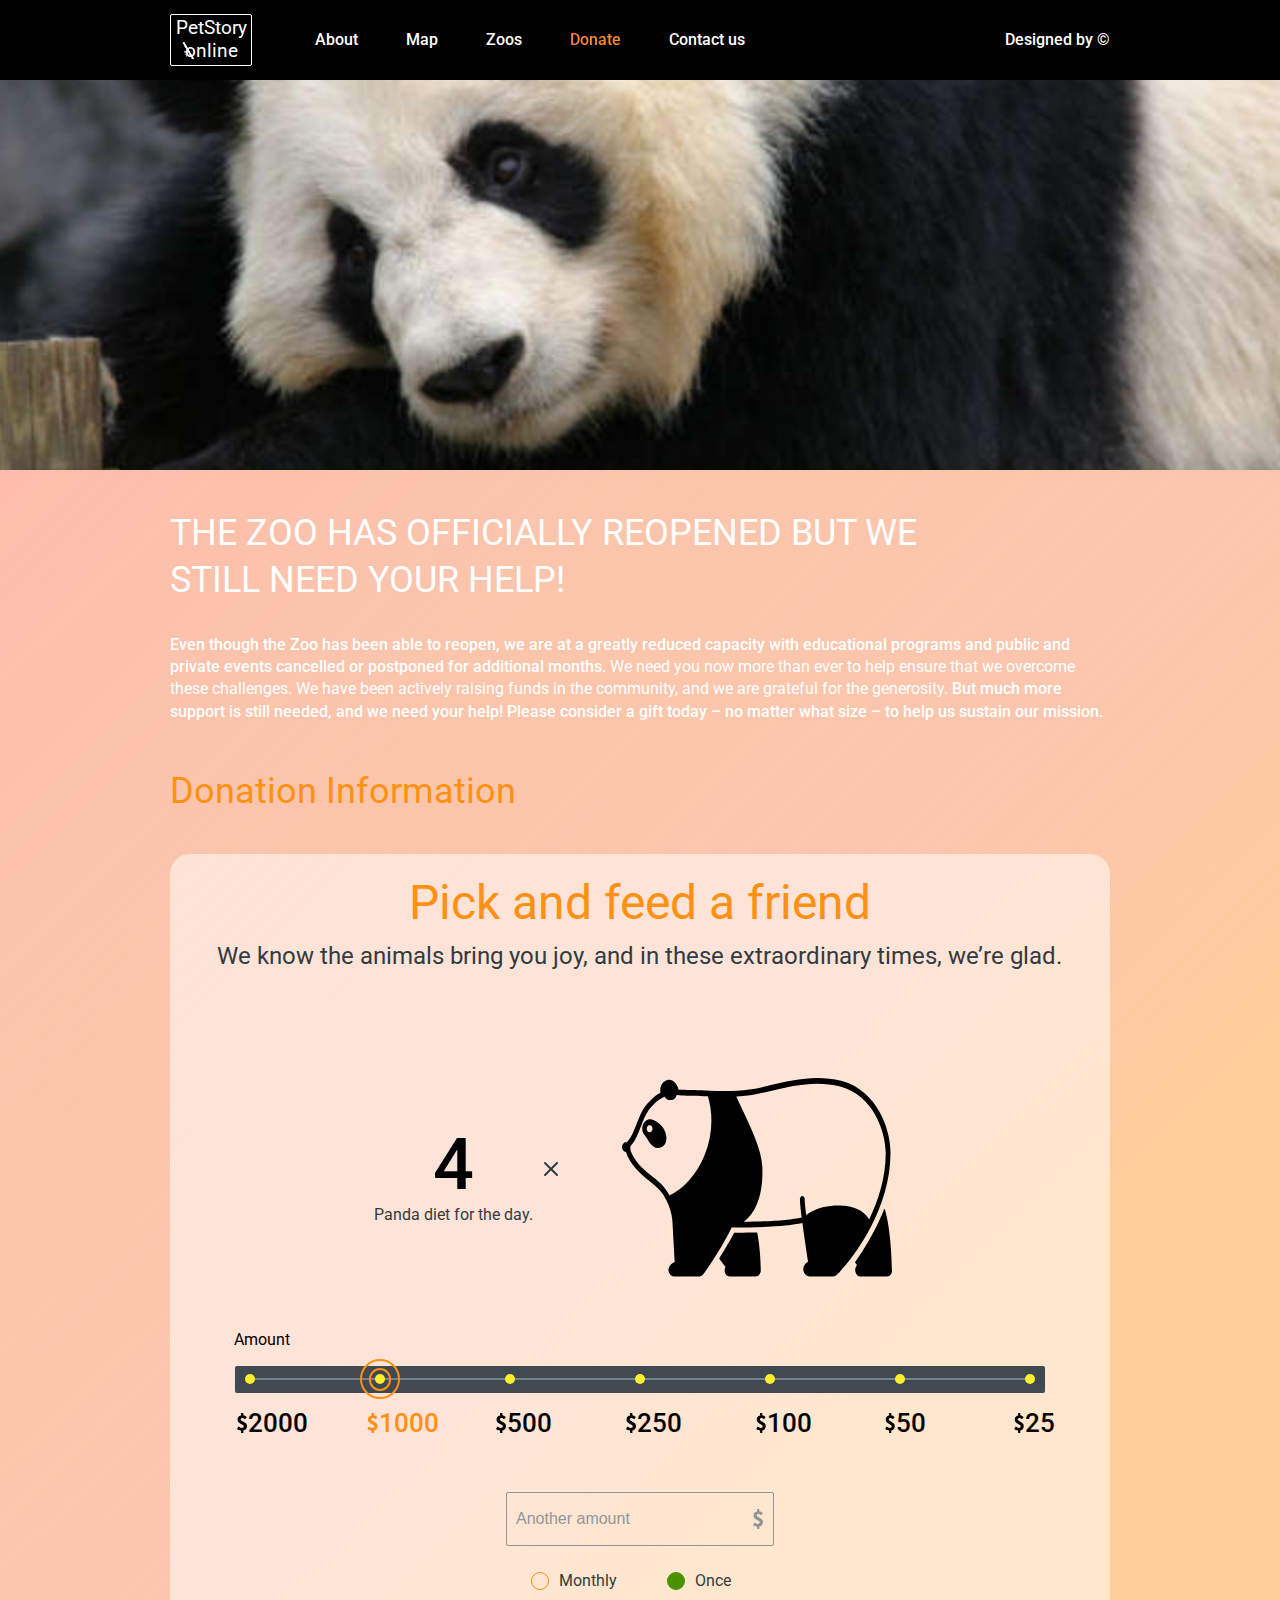
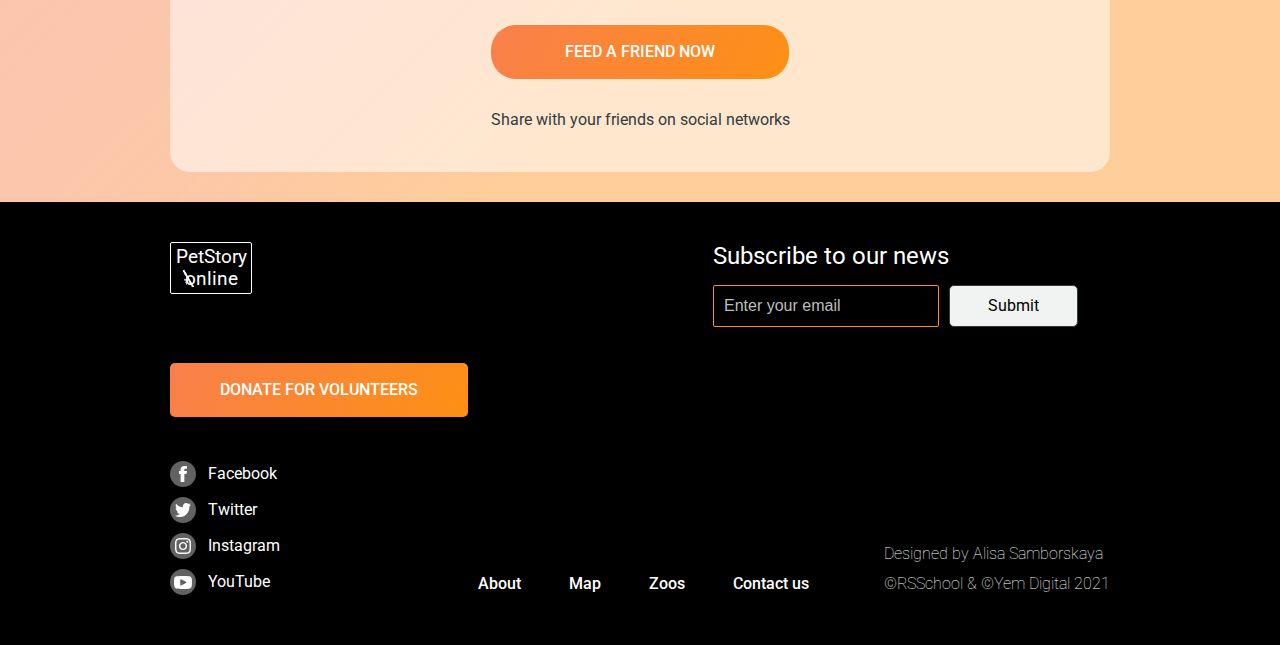
<file: online-zoo/pages/donate/index.html>
<!DOCTYPE html>
<html lang="en">
<head>
    <meta charset="UTF-8">
    <meta http-equiv="X-UA-Compatible" content="IE=edge">
    <meta name="viewport" content="width=device-width, initial-scale=1.0">
    <link rel="stylesheet" href="style.css">
    <link rel="preconnect" href="https://fonts.googleapis.com">
    <link rel="preconnect" href="https://fonts.gstatic.com" crossorigin>
    <link href="https://fonts.googleapis.com/css2?family=Roboto:wght@100;300;400;500;700&display=swap" rel="stylesheet">
    <link rel="icon" href="icon.ico">
    <title>Donate</title>
</head>
<body>
    <header class="donate__header">
        <div class="header__container container">
            <div class="header__box">
                <div class="header__logo">
                    <a href="../main/index.html">
                        <h2 class="logo__text">PetStory online</h2>
                        <span class="logo__bamboo"></span>
                    </a>
                </div>
                <nav class="header__nav nav">
                    <div class="header__logo logo__menu">
                        <a href="../main/index.html">
                            <h2 class="logo__text">PetStory online</h2>
                            <span class="logo__bamboo"></span>
                        </a>
                    </div>
                    <ul class="nav__list">
                        <li class="list__item">
                            <a href="../main/index.html" class="item__link">About</a>
                        </li>
                        <li class="list__item">
                            <a href="#" class="item__link">Map</a>
                        </li>
                        <li class="list__item">
                            <a href="#" class="item__link">Zoos</a>
                        </li>
                        <li class="list__item active">
                            <a href="../donate/index.html" class="item__link">Donate</a>
                        </li>
                        <li class="list__item">
                            <a href="#" class="item__link">Contact us</a>
                        </li>
                    </ul>
                    <div class="header__copyright copyright__menu">
                        <a href="https://www.figma.com/file/jfEFwkXVj1WRq7sUHDr8os/PetStory-online" target="_blank" class="copyright">Designed by ©</a>
                    </div>
                </nav>
            </div>
            <div class="header__copyright">
                <a href="https://www.figma.com/file/jfEFwkXVj1WRq7sUHDr8os/PetStory-online" target="_blank" class="copyright">Designed by ©</a>
            </div>
            <div class="header__btns">
                <div class="header__btn">
                    <span class="line"></span>
                    <span class="line"></span>
                    <span class="line"></span>
                </div>
            </div>
        </div>
    </header>
    <main class="donate__main">
        <div class="main__hero">
        </div>
        <section class="main__feed">
            <div class="feed__container container">
                <h3 class="feed__help">THE ZOO HAS OFFICIALLY REOPENED BUT WE STILL NEED YOUR HELP!</h3>
                <p class="feed__text">Even though the Zoo has been able to reopen, we are at a greatly reduced capacity with educational programs and public and private events cancelled or postponed for additional months. <span> We need you now more than ever to help ensure that we overcome these challenges. We have been actively raising funds in the community, and we are grateful for the generosity. </span> But much more support is still needed, and we need your help! Please consider a gift today – no matter what size – to help us sustain our mission.</p>
                <h3 class="feed__info">Donation Information</h3>
                <div class="feed__box">
                    <h2 class="box__title">Pick and feed a friend</h2>
                    <p class="box__subtitle">We know the animals bring you joy, and in these extraordinary times, we’re glad.</p>
                    <div class="box__widget">
                        <div class="widget__amount">
                            <div class="amount__number">4</div>
                            <div class="amount__text">Panda diet for the day.</div>
                        </div>
                        <div class="widget__x"><img src="../../assets/icons/x_icon.svg" alt="x"></div>
                        <div class="widget__animal"><img src="../../assets/icons/panda_widget1.svg" alt="panda"></div>
                    </div>
                    <div class="box__progress">
                        <p class="progress__title">Amount</p>
                        <div class="progress__bar">
                            <span class="bar__box">
                                <span class="bar__line"></span>
                            </span>
                            <div class="bar__dots">
                                <div class="bar__dot">
                                    <span class="dot__border-1"><span class="dot__border-2"><span class="dot"></span></span></span>
                                </div>
                                <div class="bar__dot">
                                    <span class="dot__border-1"><span class="dot__border-2"><span class="dot"></span></span></span>
                                </div>
                                <div class="bar__dot">
                                    <span class="dot__border-1 check"><span class="dot__border-2"><span class="dot"></span></span></span>
                                </div>
                                <div class="bar__dot">
                                    <span class="dot__border-1"><span class="dot__border-2"><span class="dot"></span></span></span>
                                </div>
                                <div class="bar__dot">
                                    <span class="dot__border-1"><span class="dot__border-2"><span class="dot"></span></span></span>
                                </div>
                                <div class="bar__dot">
                                    <span class="dot__border-1"><span class="dot__border-2"><span class="dot"></span></span></span>
                                </div>
                                <div class="bar__dot">
                                    <span class="dot__border-1"><span class="dot__border-2"><span class="dot"></span></span></span>
                                </div>
                                <div class="bar__dot">
                                    <span class="dot__border-1"><span class="dot__border-2"><span class="dot"></span></span></span>
                                </div>
                            </div>
                        </div>
                        <div class="progress__price">
                            <div class="price__text">
                                <img src="../../assets/icons/dollar.svg" alt="dollar">
                                <p>5000</p>
                            </div>
                            <div class="price__text">
                                <img src="../../assets/icons/dollar.svg" alt="dollar">
                                <p>2000</p>
                            </div>
                            <div class="price__text">
                                <img src="../../assets/icons/dollar.svg" alt="dollar" class="checked">
                                <p>1000</p>
                            </div>
                            <div class="price__text">
                                <img src="../../assets/icons/dollar.svg" alt="dollar">
                                <p>500</p>
                            </div>
                            <div class="price__text">
                                <img src="../../assets/icons/dollar.svg" alt="dollar">
                                <p>250</p>
                            </div>
                            <div class="price__text">
                                <img src="../../assets/icons/dollar.svg" alt="dollar" class="check">
                                <p>100</p>
                            </div>
                            <div class="price__text">
                                <img src="../../assets/icons/dollar.svg" alt="dollar">
                                <p>50</p>
                            </div>
                            <div class="price__text">
                                <img src="../../assets/icons/dollar.svg" alt="dollar">
                                <p>25</p>
                            </div>
                        </div>
                    </div>
                    <form class="box__form">
                        <div class="form__number">
                            <input type="number" class="number" placeholder="Another amount" maxlength="4">
                            <img src="../../assets/icons/dollar.svg" alt="dollar" class="number__dollar">
                        </div>
                        <div class="form__radio">
                            <label class="label">
                                <input type="radio" class="radio__btn" name="how often" value="monthly">
                                <span class="label__text">Monthly</span>
                            </label>
                            <label class="label">
                                <input type="radio" class="radio__btn" name="how often" value="once" checked>
                                <span class="label__text">Once</span>
                            </label>
                        </div>
                        <button class="form__button btn">Feed a friend now</button>
                    </form>
                    <p class="box__text">Share with your friends on social networks</p>
                </div>
            </div>
        </section>
    </main>
    <footer class="donate__footer">
        <div class="footer__container container">
            <div class="footer__top">
                <div class="footer__logo">
                    <a href="../main/index.html">
                        <h1 class="logo__text-footer">PetStory online</h1>
                        <span class="logo__bamboo-footer"></span>
                    </a>
                </div>
                <div class="footer__subscribe">
                    <div class="subscribe__title">Subscribe to our news</div>
                    <form class="subscribe__form">
                        <div class="form__input">
                            <input type="email" placeholder="Enter your email" pattern="{@}">
                        </div>
                        <button type="button" class="form__btn">Submit</button>
                    </form>
                </div>
            </div>
            <form action="../donate/index.html">
                <button class="footer__btn btn">donate for volunteers</button>
            </form>
            <div class="footer__bottom">
                <div class="bottom__socials">
                    <div class="socials__fb socials">
                        <a href="https://www.facebook.com" target="_blank">
                            <img src="../../assets/icons/fb.svg" alt="facebook">
                            <p class="fb__text footer__text">Facebook</p>
                        </a>
                    </div>
                    <div class="socials__tw socials">
                        <a href="https://www.twitter.com" target="_blank">
                            <img src="../../assets/icons/tw.svg" alt="twitter">
                            <p class="tw__text footer__text">Twitter</p>
                        </a>
                    </div>
                    <div class="socials__inst socials">
                        <a href="https://www.instagram.com/" target="_blank">
                            <img src="../../assets/icons/inst.svg" alt="instagram">
                            <p class="inst__text footer__text">Instagram</p>
                        </a>
                    </div>
                    <div class="socials__yt socials">
                        <a href="https://www.youtube.com" target="_blank">
                            <img src="../../assets/icons/yt.svg" alt="youtube">
                            <p class="yt__text footer__text">YouTube</p>
                        </a>
                    </div>
                </div>
                <div class="bottom__box">
                    <nav class="footer__nav nav">
                        <ul class="nav__list-footer">
                            <li class="list__item-footer">
                                <a href="../main/index.html">About</a>
                            </li>
                            <li class="list__item-footer">
                                <a href="#">Map</a>
                            </li>
                            <li class="list__item-footer">
                                <a href="#">Zoos</a>
                            </li>
                            <li class="list__item-footer active">
                                <a href="../donate/index.html">Donate</a>
                            </li>
                            <li class="list__item-footer">
                                <a href="#">Contact us</a>
                            </li>
                        </ul>
                    </nav>
                    <div class="footer__copyright">
                        <p>Designed by Alisa Samborskaya</p>
                        <p>©RSSchool & ©Yem Digital 2021</p>
                    </div>
                </div>
            </div>
        </div>
    </footer>
    <script src="../donate/script.js"></script>
</body>
</html>
</file>
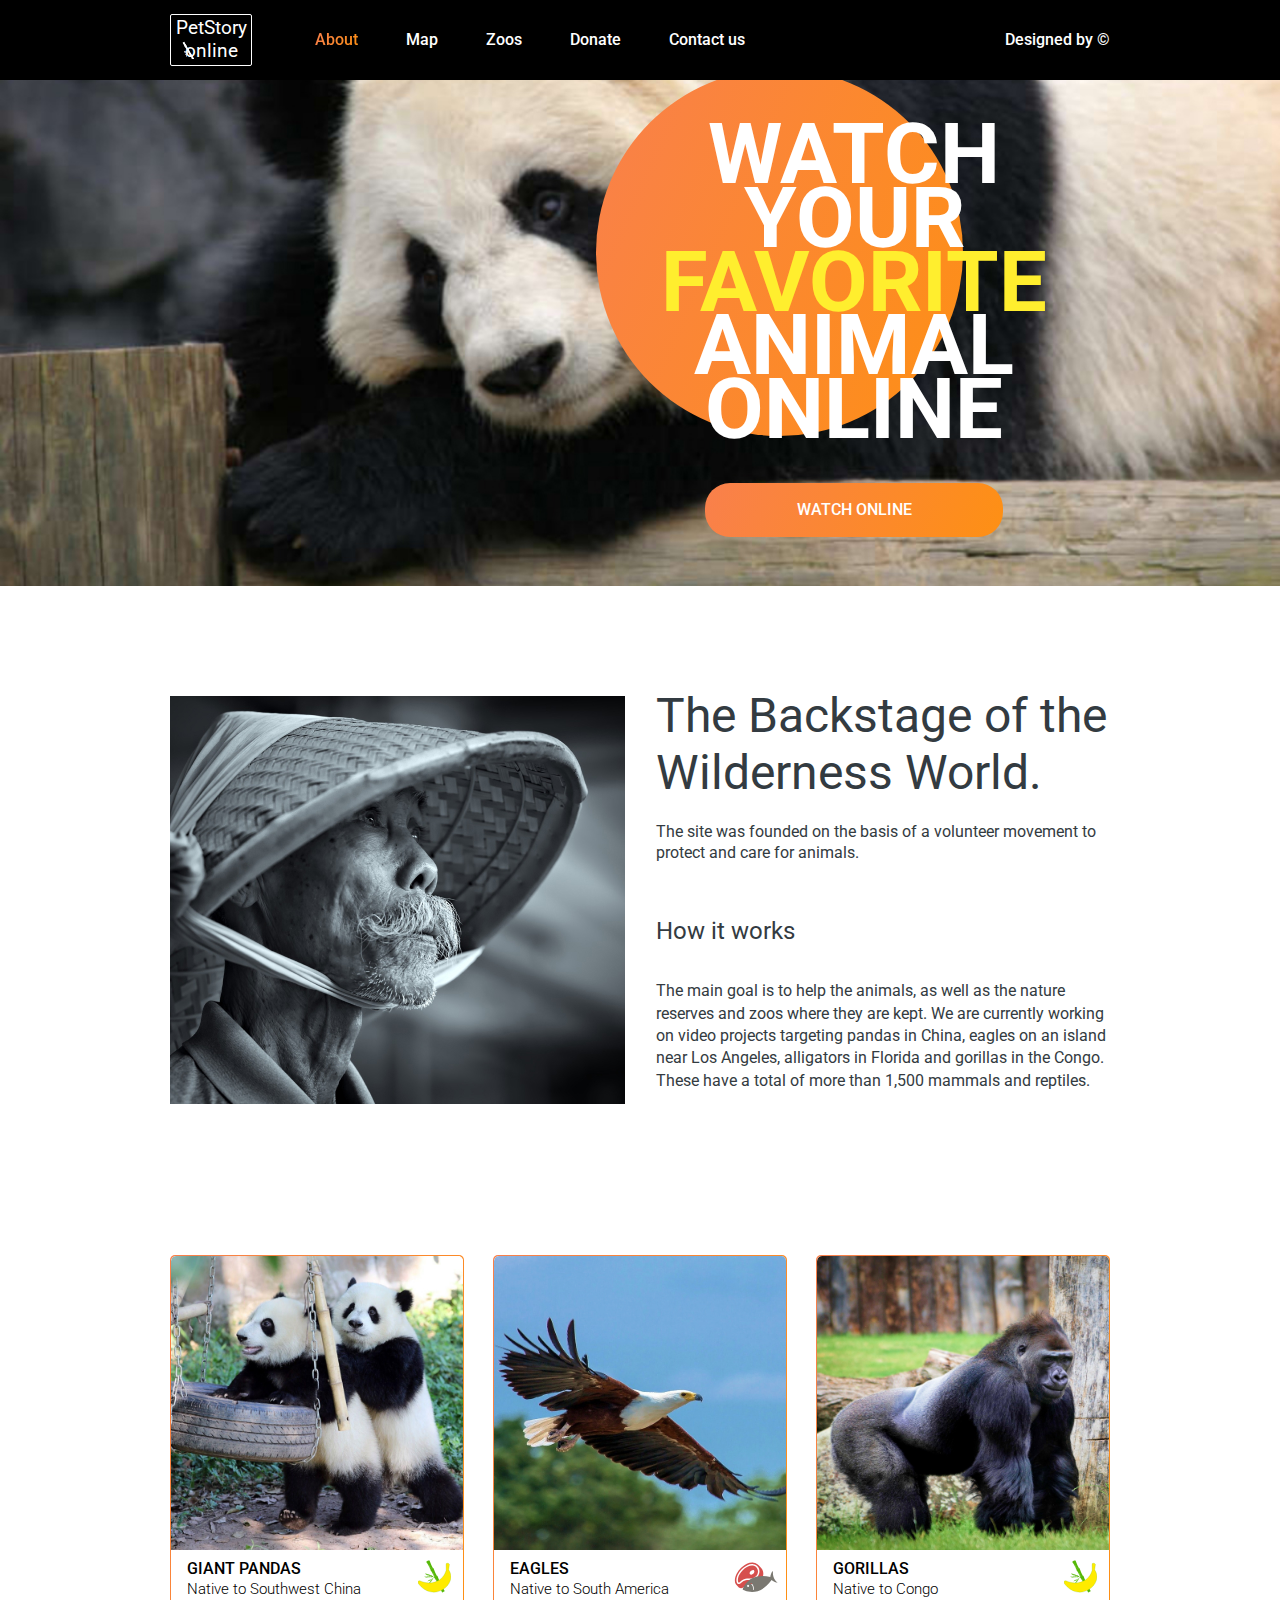
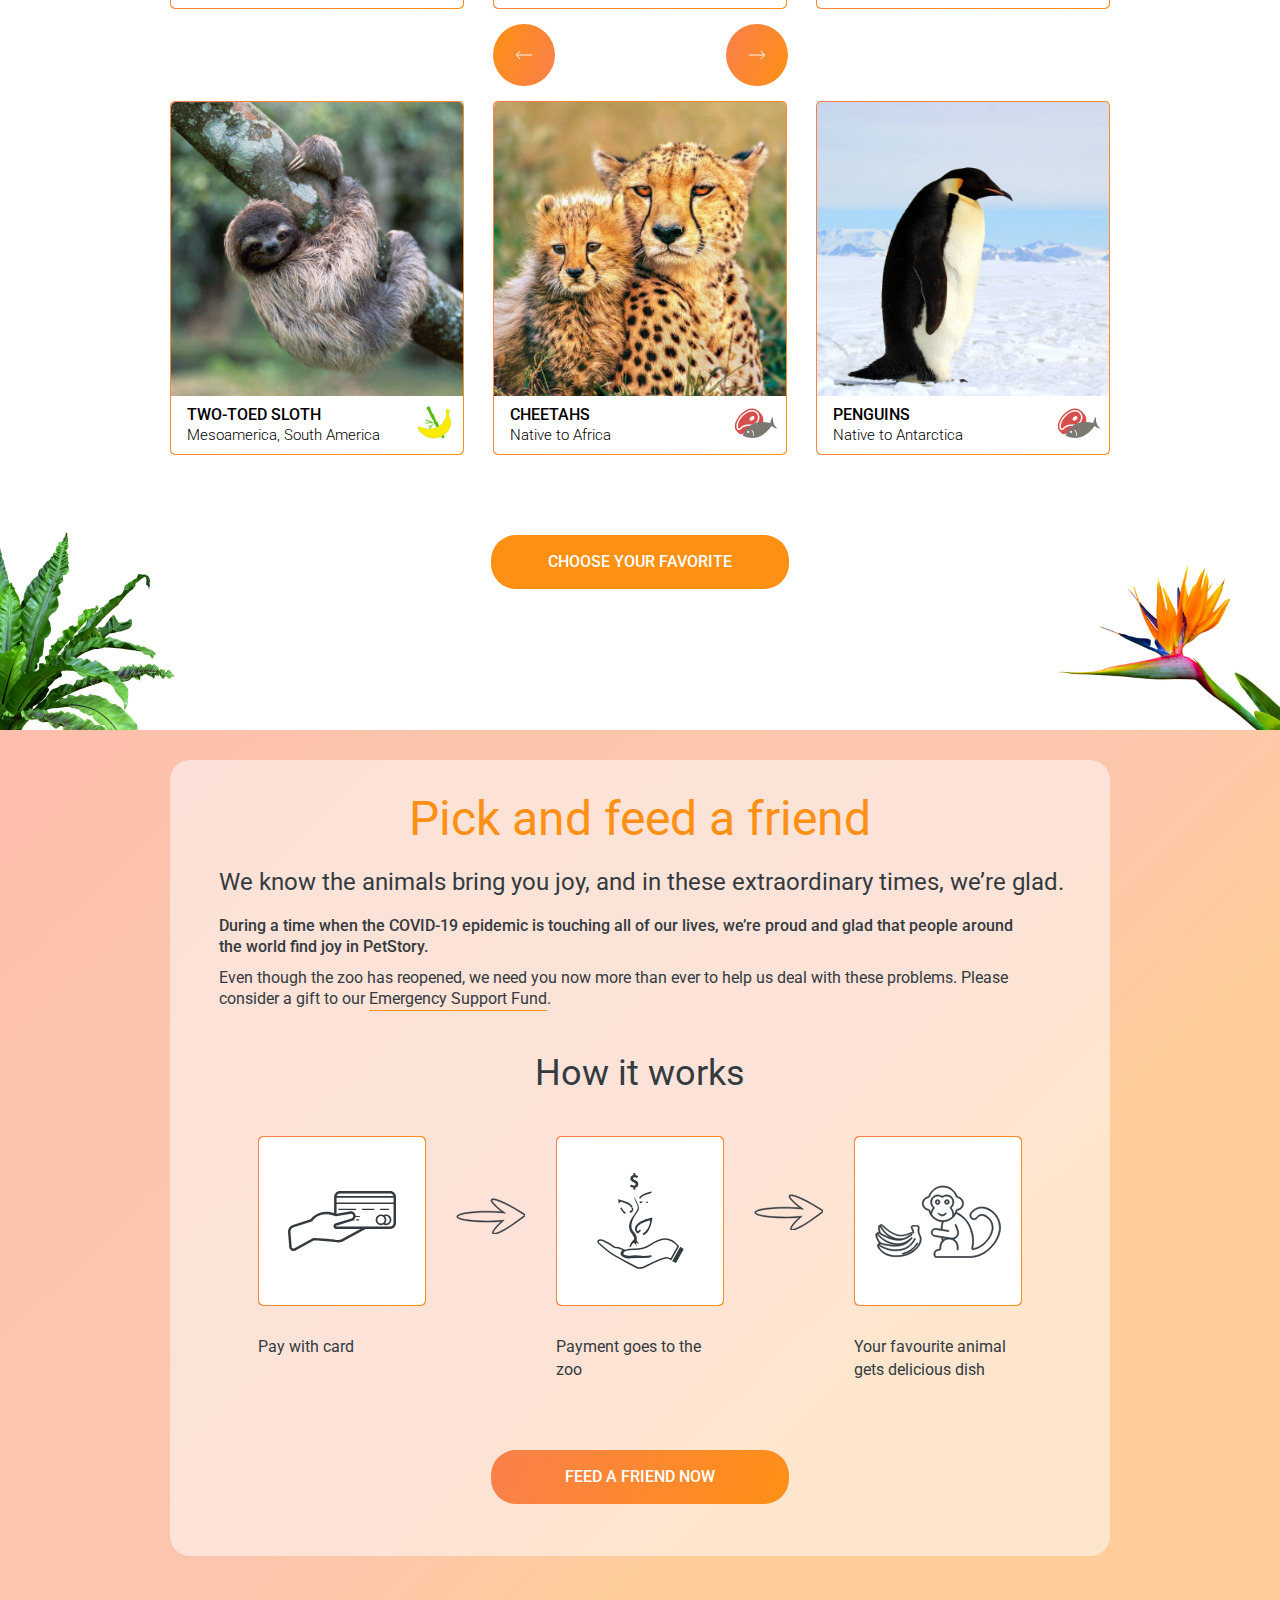
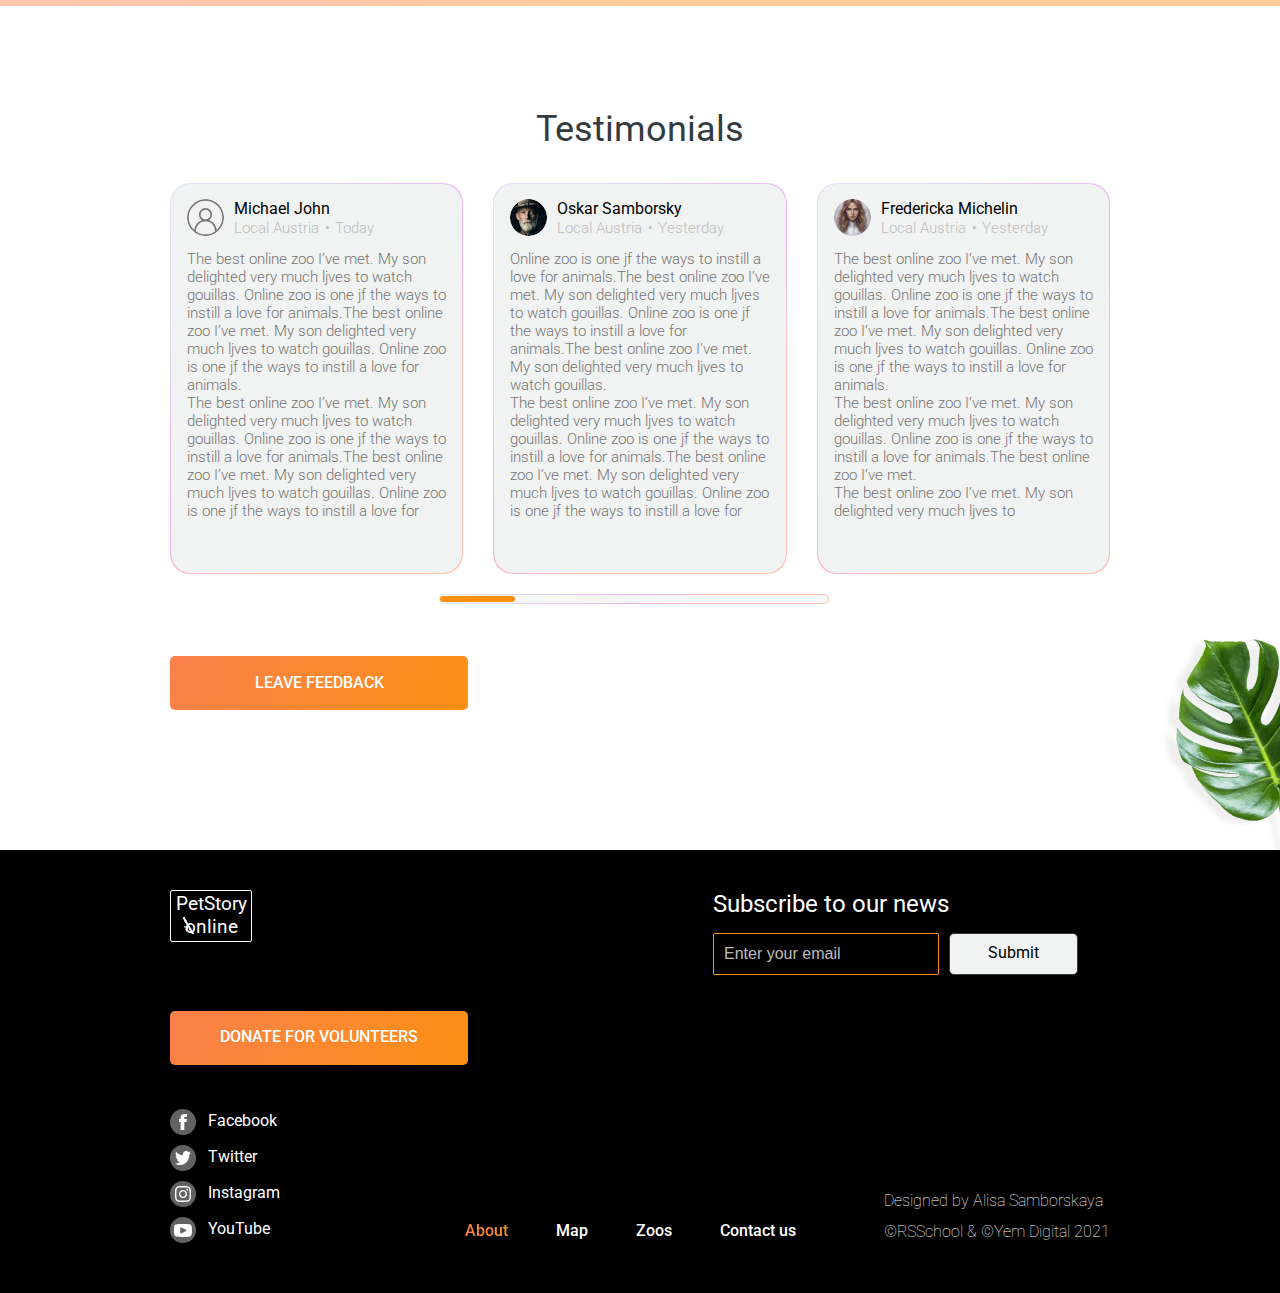
<file: online-zoo/pages/main/index.html>
<!DOCTYPE html>
<html lang="en">
<head>
    <meta charset="UTF-8">
    <meta http-equiv="X-UA-Compatible" content="IE=edge">
    <meta name="viewport" content="width=device-width, initial-scale=1.0">
    <link rel="stylesheet" href="style.css">
    <link rel="preconnect" href="https://fonts.googleapis.com">
    <link rel="preconnect" href="https://fonts.gstatic.com" crossorigin>
    <link href="https://fonts.googleapis.com/css2?family=Roboto:wght@100;300;400;500;700&display=swap" rel="stylesheet">
    <link rel="icon" href="icon.ico">
    <title>Main</title>
</head>
<body>
    <header class="main__header">
        <div class="header__container container">
            <div class="header__box">
                <div class="header__logo">
                    <a href="../main/index.html">
                        <h1 class="logo__text">PetStory online</h1>
                        <span class="logo__bamboo"></span>
                    </a>
                </div>
                <nav class="header__nav nav">
                    <div class="header__logo logo__menu">
                        <a href="../main/index.html">
                            <h2 class="logo__text">PetStory online</h2>
                            <span class="logo__bamboo"></span>
                        </a>
                    </div>
                    <ul class="nav__list">
                        <li class="list__item active">
                            <a href="../main/index.html" class="item__link">About</a>
                        </li>
                        <li class="list__item">
                            <a href="#" class="item__link">Map</a>
                        </li>
                        <li class="list__item">
                            <a href="#" class="item__link">Zoos</a>
                        </li>
                        <li class="list__item">
                            <a href="../donate/index.html" class="item__link">Donate</a>
                        </li>
                        <li class="list__item">
                            <a href="#" class="item__link">Contact us</a>
                        </li>
                    </ul>
                    <div class="header__copyright copyright__menu">
                        <a href="https://www.figma.com/file/jfEFwkXVj1WRq7sUHDr8os/PetStory-online" target="_blank" class="copyright">Designed by ©</a>
                    </div>
                </nav>
            </div>
            <div class="header__copyright">
                <a href="https://www.figma.com/file/jfEFwkXVj1WRq7sUHDr8os/PetStory-online" target="_blank" class="copyright">Designed by ©</a>
            </div>
            <div class="header__btns">
                <div class="header__btn">
                    <span class="line"></span>
                    <span class="line"></span>
                    <span class="line"></span>
                </div>
            </div>
        </div>
    </header>
    <main class="main__content">
        <section class="main__hero">
            <div class="hero__container container">
                <div class="hero__content">
                    <span class="hero__circle"></span>
                    <div class="hero__box">
                        <h2 class="hero__title">Watch your <span>favorite</span> animal online</h2>
                        <button class="hero__btn btn">watсh online</button>
                    </div>
                </div>
            </div>
        </section>
        <section class="main__about">
            <div class="about__container container">
                <div class="about__image"></div>
                <div class="about__content">
                    <h2 class="about__title">The Backstage of the Wilderness World.</h2>
                    <p class="about__text">The site was founded on the basis of a volunteer movement to protect and care for animals.</p>
                    <p class="about__subtitle">How it works </p>
                    <p class="about__text">The main goal is to help the animals, as well as the nature reserves and zoos where they are kept. We are currently working on video projects targeting pandas in China, eagles on an island near Los Angeles, alligators in Florida and gorillas in the Congo. These have a total of more than 1,500 mammals and reptiles.</p>
                </div>
            </div>
        </section>
        <div class="main__animals">
            <div class="animals__container container">
                <div class="animals__slider">
                    <div class="slider__wrap">
                        <div class="slider__item">
                            <div class="item__image"><img src="../../assets/images/giant-pandas.jpg" alt="pandas"></div>
                            <div class="item__dark"></div>
                            <div class="item__content content-1">
                                <div class="content__wrap">
                                    <p class="item__title">Giant Pandas</p>
                                    <p class="item__subtitle">Native to Southwest China</p>
                                </div>
                            </div>
                        </div>
                    </div>
                    <div class="slider__wrap">
                        <div class="slider__item">
                            <div class="item__image"><img src="../../assets/images/eagels.jpg" alt="eagels"></div>
                            <div class="item__dark"></div>
                            <div class="item__content content-2">
                                <div class="content__wrap">
                                    <p class="item__title">Eagles</p>
                                    <p class="item__subtitle">Native to South America</p>
                                </div>
                            </div>
                        </div>
                    </div>
                    <div class="slider__wrap">
                        <div class="slider__item">
                            <div class="item__image"><img src="../../assets/images/gorillas.jpg" alt="gorillas"></div>
                            <div class="item__dark"></div>
                            <div class="item__content content-3">
                                <div class="content__wrap">
                                    <p class="item__title">Gorillas</p>
                                    <p class="item__subtitle">Native to Congo</p>
                                </div>
                            </div>
                        </div>
                    </div>
                    <div class="slider__wrap">
                        <div class="slider__item">
                            <div class="item__image"><img src="../../assets/images/sloth.jpg" alt="sloth"></div>
                            <div class="item__dark"></div>
                            <div class="item__content content-4">
                                <div class="content__wrap">
                                    <p class="item__title">Two-toed Sloth</p>
                                    <p class="item__subtitle">Mesoamerica, South America</p>
                                </div>
                            </div>
                        </div>
                    </div>
                    <div class="slider__wrap">
                        <div class="slider__item">
                            <div class="item__image"><img src="../../assets/images/cheetah.jpg" alt="cheetah"></div>
                            <div class="item__dark"></div>
                            <div class="item__content content-5">
                                <div class="content__wrap">
                                    <p class="item__title">Cheetahs</p>
                                    <p class="item__subtitle">Native to Africa</p>
                                </div>
                            </div>
                        </div>
                    </div>
                    <div class="slider__wrap">
                        <div class="slider__item">
                            <div class="item__image"><img src="../../assets/images/penguin.jpg" alt="penguin"></div>
                            <div class="item__dark"></div>
                            <div class="item__content content-6">
                                <div class="content__wrap">
                                    <p class="item__title">Penguins</p>
                                    <p class="item__subtitle">Native to Antarctica</p>
                                </div>
                            </div>
                        </div>
                    </div>
                </div>
                <div class="animals__arrows">
                    <button class="animals__arrow btn"><img src="../../assets/icons/arrow.svg" alt="arrow"></button>
                    <button class="animals__arrow btn"><img src="../../assets/icons/arrow.svg" alt="arrow"></button>
                </div> 
                <button class="animals__btn btn">choose your favorite</button>
            </div>  
        </div>
        <section class="main__feed">
            <div class="feed__container container">
                <div class="feed__content">
                    <h2 class="feed__title">Pick and feed a friend</h2>
                    <p class="feed__text-1">We know the animals bring you joy, and in these extraordinary times, we’re glad.</p>
                    <p class="feed__text-2">During a time when the COVID-19 epidemic is touching all of our lives, we’re proud and glad that people around the world find joy in PetStory.</p>
                    <p class="feed__text-3">Even though the zoo has reopened, we need you now more than ever to help us deal with these problems. Please consider a gift to our <span><a href="../donate/index.html">Emergency Support Fund</a></span>.</p>
                </div>
                <div class="feed__cards">
                    <h3 class="feed__subtitle">How it works</h3>
                    <div class="feed__box">
                        <div class="cards__card">
                            <div class="cards__wrap">
                                <div class="card__image"><img src="../../assets/icons/pay.svg" alt="pay"></div>
                            </div>
                            <p class="card__text">Pay with card</p>
                        </div>
                        <div class="cards__arrow arrow-1"></div>
                        <div class="cards__card">
                            <div class="cards__wrap">
                                <div class="card__image"><img src="../../assets/icons/zoo.svg" alt="zoo"></div>
                            </div>
                            <p class="card__text">Payment goes to the zoo</p>
                        </div>
                        <div class="cards__arrow arrow-2"></div>
                        <div class="cards__card">
                            <div class="cards__wrap">
                                <div class="card__image"><img src="../../assets/icons/monkey.svg" alt="monkey"></div>
                            </div>
                            <p class="card__text">Your favourite animal gets delicious dish</p>
                        </div>
                    </div>
                </div>
                <form action="../donate/index.html"><button class="feed__btn btn">Feed a friend now</button></form>
            </div>
        </section>
        <section class="main__testimonials">
            <div class="testimonials__container container">
                <h3 class="testimonials__title">Testimonials</h3>
                <div class="testimonials__feedback">
                    <div class="feedback__wrap">
                        <div class="feedback__card">
                            <div class="card__top">
                                <div class="top__avatar"><img src="../../assets/icons/avatar.svg" alt=""></div>
                                <div class="top__text">
                                    <p class="top__title">Michael John</p>
                                    <div class="top__subtitle">
                                        <p>Local Austria</p>
                                        <p>•</p>
                                        <p>Today</p>
                                    </div>
                                </div>
                            </div>
                            <div class="card__bottom">
                                <p>The best online zoo I’ve met. My son delighted very much ljves to watch gouillas. Online zoo is one jf the ways to instill a love for animals.The best online zoo I’ve met. My son delighted very much ljves to watch gouillas. Online zoo is one jf the ways to instill a love for animals.</p>
                                <p>The best online zoo I’ve met. My son delighted very much ljves to watch gouillas. Online zoo is one jf the ways to instill a love for animals.The best online zoo I’ve met. My son delighted very much ljves to watch gouillas. Online zoo is one jf the ways to instill a love for </p>
                            </div>
                        </div>
                    </div>
                    <div class="feedback__wrap">
                        <div class="feedback__card">
                            <div class="card__top">
                                <div class="top__avatar"><img src="../../assets/images/oskar-avatar.jpg" alt="avatar"></div>
                                <div class="top__text">
                                    <p class="top__title">Oskar Samborsky</p>
                                    <div class="top__subtitle">
                                        <p>Local Austria</p>
                                        <p>•</p>
                                        <p>Yesterday</p>
                                    </div>
                                </div>
                            </div>
                            <div class="card__bottom">
                                <p>Online zoo is one jf the ways to instill a love for animals.The best online zoo I’ve met. My son delighted very much ljves to watch gouillas. Online zoo is one jf the ways to instill a love for animals.The best online zoo I’ve met. My son delighted very much ljves to watch gouillas.</p>
                                <p>The best online zoo I’ve met. My son delighted very much ljves to watch gouillas. Online zoo is one jf the ways to instill a love for animals.The best online zoo I’ve met. My son delighted very much ljves to watch gouillas. Online zoo is one jf the ways to instill a love for </p>
                            </div>
                        </div>
                    </div>
                    <div class="feedback__wrap">
                        <div class="feedback__card">
                            <div class="card__top">
                                <div class="top__avatar"><img src="../../assets/images/fredericka-avatar.jpg" alt="avatar"></div>
                                <div class="top__text">
                                    <p class="top__title">Fredericka Michelin</p>
                                    <div class="top__subtitle">
                                        <p>Local Austria</p>
                                        <p>•</p>
                                        <p>Yesterday</p>
                                    </div>
                                </div>
                            </div>
                            <div class="card__bottom">
                                <p>The best online zoo I’ve met. My son delighted very much ljves to watch gouillas. Online zoo is one jf the ways to instill a love for animals.The best online zoo I’ve met. My son delighted very much ljves to watch gouillas. Online zoo is one jf the ways to instill a love for animals.</p>
                                <p>The best online zoo I’ve met. My son delighted very much ljves to watch gouillas. Online zoo is one jf the ways to instill a love for animals.The best online zoo I’ve met.</p>
                                <p>The best online zoo I’ve met. My son delighted very much ljves to</p>
                            </div>
                        </div>
                    </div>
                    <div class="feedback__wrap">
                        <div class="feedback__card">
                            <div class="card__top">
                                <div class="top__avatar"><img src="../../assets/images/mila-avatar.jpg" alt="avatar"></div>
                                <div class="top__text">
                                    <p class="top__title">Mila Riksha</p>
                                    <div class="top__subtitle">
                                        <p>Local Austria</p>
                                        <p>•</p>
                                        <p>Yesterday</p>
                                    </div>
                                </div>
                            </div>
                            <div class="card__bottom">
                                <p>My son delighted very much ljves to watch gouillas. Online zoo is one jf the ways to instill a love for animals.The best online zoo I’ve met. My son delighted very much ljves to watch gouillas. Online zoo is one jf the ways to instill a love for animals.The best online zoo I’ve met. My son delighted very much ljves to watch gouillas. Online zoo is one jf the ways to instill a love for animals.The best online zoo I’ve met. My son delighted very much ljves to watch gouillas.</p>
                                <p>The best online zoo I’ve met. My son delighted very much ljves to watch gouillas. Online zoo is one jf </p>
                            </div>
                        </div>
                    </div>
                </div>
                <div class="feedback__wrapper">
                    <div class="feedback__track">
                        <div class="feedback__line"></div>
                    </div>
                </div>  
                <button class="feedback__btn btn">leave feedback</button>
            </div>
        </section>
    </main>
    <footer class="main__footer">
        <div class="footer__container container">
            <div class="footer__top">
                <div class="footer__logo">
                    <a href="../main/index.html">
                        <h1 class="logo__text-footer">PetStory online</h1>
                        <span class="logo__bamboo-footer"></span>
                    </a>
                </div>
                <div class="footer__subscribe">
                    <div class="subscribe__title">Subscribe to our news</div>
                    <form class="subscribe__form">
                        <div class="form__input">
                            <input type="email" placeholder="Enter your email" pattern="{@}">
                        </div>
                        <button type="button" class="form__btn">Submit</button>
                    </form>
                </div>
            </div>
            <form action="../donate/index.html">
                <button class="footer__btn btn">donate for volunteers</button>
            </form>
            <div class="footer__bottom">
                <div class="bottom__socials">
                    <div class="socials__fb socials">
                        <a href="https://www.facebook.com" target="_blank">
                            <img src="../../assets/icons/fb.svg" alt="facebook">
                            <p class="fb__text footer__text">Facebook</p>
                        </a>
                    </div>
                    <div class="socials__tw socials">
                        <a href="https://www.twitter.com" target="_blank">
                            <img src="../../assets/icons/tw.svg" alt="twitter">
                            <p class="tw__text footer__text">Twitter</p>
                        </a>
                    </div>
                    <div class="socials__inst socials">
                        <a href="https://www.instagram.com/" target="_blank">
                            <img src="../../assets/icons/inst.svg" alt="instagram">
                            <p class="inst__text footer__text">Instagram</p>
                        </a>
                    </div>
                    <div class="socials__yt socials">
                        <a href="https://www.youtube.com" target="_blank">
                            <img src="../../assets/icons/yt.svg" alt="youtube">
                            <p class="yt__text footer__text">YouTube</p>
                        </a>
                    </div>
                </div>
                <div class="bottom__box">
                    <nav class="footer__nav nav">
                        <ul class="nav__list-footer">
                            <li class="list__item-footer active">
                                <a href="../main/index.html">About</a>
                            </li>
                            <li class="list__item-footer">
                                <a href="#">Map</a>
                            </li>
                            <li class="list__item-footer">
                                <a href="#">Zoos</a>
                            </li>
                            <li class="list__item-footer">
                                <a href="../donate/index.html">Donate</a>
                            </li>
                            <li class="list__item-footer">
                                <a href="#">Contact us</a>
                            </li>
                        </ul>
                    </nav>
                    <div class="footer__copyright">
                        <p>Designed by Alisa Samborskaya</p>
                        <p>©RSSchool & ©Yem Digital 2021</p>
                    </div>
                </div>
            </div>
        </div>
    </footer>
    <script src="script.js"></script>
</body>
</html>
</file>
<file: online-zoo/pages/donate/style.css>
:root {
    --fs-h1: 114px;
    --fs-num: 72px;
    --fs-h2: 48px;
    --fs-h3: 36px;
    --fs-sub: 24px;
    --fs-price: 26px;
    --fs-btn-body: 16px;
    --fs-small-p: 15px;
    --line-height-h1: 0.8;
    --line-height-btn-body: 1.4;
    --line-height-p-sub-h2: 1.2;
    --line-height-h3: 1.3;
    --orange: linear-gradient(113.96deg, #F9804B 1.49%, #FE9013 101.44%);
    --green: #4b9200;
    --yellow: #ffee2e;
    --red: #d31414;
    --pink-grad: linear-gradient(315.75deg, rgba(254, 189, 171, 0.74) 30.06%, rgba(243, 169, 248, 0.66) 50.74%, #E0D8F0 80.49%, #EAF7FE 127.9%, #EAF7FE 149.54%), linear-gradient(315.75deg, rgba(254, 189, 171, 0.74) 30.06%, rgba(243, 169, 248, 0.66) 50.74%, #E0D8F0 80.49%, #EAF7FE 127.9%, #EAF7FE 149.54%);
    --orange-grad:linear-gradient(315.75deg, rgba(254, 210, 144, 0.7) 30.06%, #FEBDAB 100.95%, rgba(254, 210, 144, 0.7) 106.36%), linear-gradient(315.75deg, rgba(254, 189, 171, 0.74) 30.06%, rgba(243, 169, 248, 0.66) 50.74%, #E0D8F0 80.49%, #EAF7FE 127.9%, #EAF7FE 149.54%), linear-gradient(315.75deg, rgba(254, 189, 171, 0.74) 30.06%, rgba(243, 169, 248, 0.66) 50.74%, #E0D8F0 80.49%, #EAF7FE 127.9%, #EAF7FE 149.54%);
    --black-blue: #333b41;
    --gray: #767474;
    --gray-smokey: #ababab;
    --light-gray: #f1f3f2;
    --gray-color: #f5f7f6;
    --light-gray-color: #bdbdbd;
    --frosted-glass-white: rgba(253, 253, 255, 0.52);
    --orange-hover: #e47209;
    --orange-color: #fe9013;
    --black: #000;
    --white: #fff;
    --progresscolor: #404950;
    --progressline: #72828E;
    --input-gray: #929699;
}
* {
    box-sizing: border-box;
    margin: 0;
    padding: 0;
}
body {
    position: relative;
}
body, button {font-family: "Roboto", sans-serif;}
section {display: flex;}
.container {
    width: 1160px;
    margin: 0 auto;
}
.btn {
    width: 298px;
    height: 54px;
    border: none;
    font-weight: 500;
    font-size: var(--fs-btn-body);
    line-height: var(--line-height-btn-body);
    text-transform: uppercase;
    color: var(--white);
    cursor: pointer;
}
.btn:hover {background: var(--orange-hover);}
.btn:active {background: var(--green);}

/*header*/
.donate__header,
.donate__footer {background-color: var(--black);}
.header__container {
    display: flex;
    align-items: center;
    justify-content: space-between;
    height: 80px;
}
.header__logo,
.footer__logo {
    position: relative;
    display: flex;
    align-items: center;
    width: 82px;
    height: 52px;
    border: 1px solid var(--white);
    border-radius: 2px;
}
.header__logo a,
.footer__logo a {text-decoration: none;}

.logo__text,
.logo__text-footer {
    color: var(--white);
    font-weight: 400;
    font-size: 19px;
    line-height: var(--line-height-p-sub-h2);
    text-align: center;
}
.logo__bamboo,
.logo__bamboo-footer {
    position: absolute;
    left: 13.23px;
    top: 24.64px;
    background: url(../../assets/icons/bamboo.svg) no-repeat;
    width: 7.03px;
    height: 20.98px;
    transform: matrix(-0.9, 0.52, 0.4, 0.88, 0, 0); 
}
.header__box {
    display: flex;
    align-items: center;
    gap: 63px;
}
.logo__menu,
.copyright__menu {display: none;}
.nav__list,
.nav__list-footer {
    list-style: none;
    display: flex;
    align-items: center;
    gap: 58px;
}
.list__item,
.list__item-footer,
.header__copyright {
    font-size: var(--fs-btn-body);
    font-weight: 500;
    line-height: var(--line-height-btn-body);
}
.item__link:hover,
.list__item-footer a:hover,
.header__copyright a:hover {color: var(--orange-hover);}
.item__link,
.list__item-footer a,
.header__copyright a {
    color: var(--white);
    text-decoration: none;
    transition: 0.3s;
}
.active {
    background: var(--orange);
    -webkit-background-clip: text;
    background-clip: text;
    -webkit-text-fill-color: transparent;
}
.header__btns {display: none;}
.header__btn span {transition: 0.5s;}

/*main*/
.main__hero {
    height: 386px;
    background: url(../../assets/images/giant-panda.jpg) no-repeat;
    background-position: center -195px;
}
.main__feed {
    background: var(--orange-grad);
    padding: 40px 0 180px 0;
}
.feed__help,
.feed__info {
    font-weight: 400;
    font-size: var(--fs-h3);
    line-height: var(--line-height-h3);
}
.feed__help {
    color: var(--white);
}
.feed__text {
    font-weight: 500;
    font-size: var(--fs-btn-body);
    line-height: var(--line-height-btn-body);
    color: var(--white);
    height: 94px;
    margin: 10px 0 40px 0;
}
.feed__text span {
    font-weight: 400;
}
.feed__info {
    color: var(--orange-color);
    margin: 0 0 60px 0;
}
.feed__box {
    display: flex;
    flex-direction: column;
    align-items: center;
    height: 964px;
    border-radius: 20px;
    padding: 40px 0 62px 0;
    background: rgba(255, 255, 255, 0.52);
}
.box__title {
    font-weight: 400;
    font-size: var(--fs-h2);
    line-height: var(--line-height-p-sub-h2);
    color: var(--orange-color);
}
.box__subtitle {
    align-self: flex-start;
    font-weight: 400;
    font-size: var(--fs-sub);
    line-height: var(--line-height-p-sub-h2);
    color: var(--black-blue);
    margin: 20px 0 60px 92px;
}
.box__widget {
    display: flex;
    margin: 0 0 48px 0;
}
.widget__amount {
    display: flex;
    flex-direction: column;
    align-items: center;
    gap: 11px;
    margin: 105px 0 0 0;
}
.amount__number {
    font-weight: 500;
    font-size: var(--fs-num);
    line-height: var(--line-height-h1);
    color: var(--black);
}
.amount__text {
    font-weight: 400;
    font-size: var(--fs-btn-body);
    line-height: var(--line-height-btn-body);
    color: var(--black-blue);
}
.widget__x {
    margin: 130px 64px 0 11px;
}
.progress__title {
    font-weight: 400;
    font-size: var(--fs-btn-body);
    line-height: var(--line-height-btn-body);
    color: var(--black);
    margin: 0 0 8px 4px;
}
.progress__bar {
    position: relative;
    display: flex;
    flex-direction: column;
    justify-content: center;
    align-items: center;
    width: 100%;
    height: 40px;
}
.bar__box {
    display: flex;
    align-items: center;
    justify-content: center;
    width: 976px;
    height: 27px;
    border-radius: 2px;
    background-color: var(--progresscolor);
}
.bar__line {
    width: 915px;
    height: 2px;
    background-color: var(--progressline) ;
}
.bar__dots {
    position: absolute;
    display: flex;
    justify-content: space-between;
    width: 950px;
    cursor: pointer;
}
.dot {
    display: block;
    width: 10px;
    height: 10px;
    border-radius: 10px;
    background-color: var(--yellow);
    visibility: visible;
}
.dot__border-2 {
    display: block;
    width: 22.95px;
    height: 22.95px;
    border-radius: 25px;
    border: 2px solid var(--orange-color);
}
.dot__border-1 {
    display: block;
    width: 40px;
    height: 40px;
    border-radius: 50px;
    border: 2px solid var(--orange-color);
    visibility: hidden;
}
.bar__dot:hover .dot__border-1{
    visibility: visible;
    transition: 0.3s;
}
.check {
    visibility: visible;
}
.bar__dot,
.dot__border-1,
.dot__border-2 {
    display: flex;
    align-items: center;
    justify-content: center;
}
.progress__price {
    display: flex;
    margin: 6px 0 0 0;
}
.price__text {
    display: flex;
    align-items: center;
}
.price__text:first-child,
.price__text:nth-child(2),
.price__text:nth-child(6) {
    width: 72px;
}
.price__text:nth-child(2) {
    margin: 0 58px;
}
.price__text:nth-child(4),
.price__text:nth-child(5) {
    width: 57px;
}
.price__text:nth-child(3) {
    width: 78px;
}
.price__text:nth-child(4) {
    margin: 0 73px 0 52px;
}
.price__text:nth-child(6) {
    margin:  0 0 0 72px;
}
.price__text:nth-child(7),
.price__text:last-child {
    width: 71px;
    margin: 0 0 0 59px;
}
.price__text p {
    font-weight: 500;
    font-size: var(--fs-price);
    line-height: var(--line-height-btn-body);
    text-transform: uppercase;
}
.price__text:nth-child(3) p {
    color: var(--orange-color);
}
.price__text img {
    height: 20px;
    width: 12.63px;
}
.checked {
    filter: invert(62%) sepia(14%) saturate(5811%) hue-rotate(351deg) brightness(104%) contrast(99%);
}
.form__number {
    position: relative;
    display: flex;
    align-items: center;
    justify-content: center;
    margin: 50px 0 25px 0;
}
.number {
    width: 268px;
    height: 54px;
    background-color: transparent;
    border-radius: 2px;
    border: 1px solid var(--input-gray);
    padding: 16px 10px 16px 9px;
    outline: none;
    font-weight: 400;
    font-size: var(--fs-btn-body);
    line-height: var(--line-height-btn-body);
    color: var(--black);
}
.number::-webkit-inner-spin-button {position: absolute;}
.number::placeholder {
    font-weight: 400;
    font-size: var(--fs-btn-body);
    line-height: var(--line-height-btn-body);
    color: var(--input-gray);
}
.number__dollar {
    position: absolute;
    top: 17px;
    right: 26px;
    filter: invert(72%) sepia(2%) saturate(574%) hue-rotate(163deg) brightness(83%) contrast(82%);
}
.form__radio {
    display: flex;
    justify-content: center;
    align-items: center;
    gap: 50px;
    margin: 0 18px 0 0;
}
.radio__btn {display: none;}
.label span {
  display: inline-flex;
  align-items: center;
  gap: 10px;
}
.label span::before {
    display: block;
    content: '';
    background-color: transparent;
    width: 16px;
    height: 16px;
    border-radius: 50%;
    border: 1px solid var(--orange-color); 
}
.radio__btn:checked + span::before {
    background-color: var(--green);
    border: 1px solid var(--green);
}
.label__text {
    height: 21px;
    font-weight: 400;
    font-size: var(--fs-btn-body);
    line-height: var(--line-height-btn-body);
    color: var(--black-blue);
    cursor: pointer;
}
.form__button {
    border-radius: 25px;
    background: var(--orange);
    background-color: var(--orange-color);
    margin: 31px 0 30px 0;
}
.box__text {
    font-weight: 400;
    font-size: var(--fs-btn-body);
    line-height: var(--line-height-btn-body);
    color: var(--black-blue);
}
/*footer*/
.donate__footer {
    position: relative;
    display: flex;
}
.footer__container {margin: 40px auto 50px;}
.footer__top {
    display: flex;
    justify-content: space-between;
}
.footer__subscribe {
    display: flex;
    flex-direction: column;
    gap: 14px;
}
.subscribe__title {
    font-weight: 400;
    font-size: var(--fs-sub);
    line-height: var(--line-height-p-sub-h2);
    color: var(--white);
}
.subscribe__form {
    display: flex;
    gap: 10px;
}
.subscribe__form input {
    outline: none;
    border: none;
    width: 226px;
    height: 42px;
    border-radius: 2px;
    background-color: var(--black);
    border: 1px solid var(--orange-color);
    padding: 10px 0 10px 10px;
    color: var(--white);
    font-size: var(--fs-btn-body);
    line-height: var(--line-height-btn-body);
}
.subscribe__form input:focus {border: 1px solid var(--green);}
.subscribe__form input:invalid {border: 1px solid var(--red);}
.subscribe__form input::placeholder {
    font-weight: 400;
    font-size: var(--fs-btn-body);
    line-height: var(--line-height-btn-body);
    color: var(--light-gray-color);
}
.subscribe__form input:focus::placeholder {color: var(--green);}
.form__btn {
    position: relative;
    width: 129px;
    height: 42px;
    border-radius: 5px;
    border: 1px solid var(--green);
    background-color: var(--light-gray);
    font-weight: 400;
    font-size: var(--fs-btn-body);
    line-height: var(--line-height-btn-body);
    color: var(--green);
    cursor: pointer;
}
.footer__btn {
    border-radius: 5px;
    background: var(--orange);
    margin: 36px 0 44px 0;
}
.footer__btn:hover {background-color: var(--orange-hover);}
.footer__btn:active {background-color: var(--green);}
.footer__bottom {
    display: flex;
    align-items: flex-end;
    justify-content: space-between;
}
.bottom__socials {
    display: flex;
    flex-direction: column;
    gap: 10px;
}
.socials a {
    display: flex;
    align-items: center;
    gap: 12px;
    text-decoration: none;
}
.footer__text:hover {color: var(--orange-hover);}
.footer__text {
    font-weight: 400;
    font-size: var(--fs-btn-body);
    line-height: var(--line-height-btn-body);
    color: var(--white);
    transition: 0.3s;
}
.footer__copyright {
    display: flex;
    flex-direction: column;
    gap: 10px;
}
.footer__copyright p {
    font-weight: 100;
    font-size: var(--fs-btn-body);
    line-height: var(--line-height-h3);
    color: var(--white);
}
.list__item-footer:nth-child(4) {display: none;}
.bottom__box {
    display: flex;
    align-items: flex-end;
    gap: 171px;
}
@media screen and (min-width: 1600px) {
    .main__hero {
        background-size: cover;
    }
}
@media screen and (max-width: 1439px) {
    .container {width: 940px;}
    .nav__list {gap: 48px;}
    .main__hero {
        height: 390px;
        background-position: top -195px left -180px;
    }
    .main__feed {padding: 40px 0 30px 0;}
    .feed__help {width: 778px;}
    .feed__text {margin: 30px 0 40px 0;}
    .feed__info {margin: 0 0 40px 0;}
    .feed__box {padding: 20px 0 62px 0;}
    .box__subtitle {margin: 10px 0 60px 47px;}
    .box__progress {width: 820px;}
    .bar__box {width: 810px;}
    .bar__line{width: 785px;}
    .bar__dots {width: 820px;}
    .bar__dot:first-child,
    .price__text:first-child {display: none;}
    .progress__price{
        width: 830px;
        margin: 6px 0 0 6px;
    }
    .price__text:nth-child(2) {margin: 0 58px 0 0;}
    .price__text:nth-child(3) {width: 78px;}
    .price__text:nth-child(4) {margin: 0 73px 0 52px;}
    .price__text:nth-child(6) {
        width: 72px;
        margin: 0 58px 0 73px;
    }
    .price__text:nth-child(7) {margin: 0 59px 0 0;}
    .price__text:last-child {
        width: 50px;
        margin: 0 4px 0 0;
    }
    .feed__box {height: 918px;}
    .footer__subscribe {margin: 0 32px 0 0;}
    .form__btn {
        border: 1px solid var(--black-blue);
        color: var(--black);
    }
    .bottom__box {gap: 75px;}
    .nav__list, .nav__list-footer {gap: 48px;}
}
@media screen and (max-width: 999px) {
    body.open {overflow: hidden;}
    .container {
        width: 600px;
        overflow: hidden;
    }
    .donate__header {
        position: fixed;
        width: 100%;
    }
    .header__btns {
        position: relative;
        display: block;
        width: 18px;
        height: 10px;
        transition: 0.3s;
        cursor: pointer;
        z-index: 1000;
    }
    .header__btn span {
        position: absolute;
        width: 18px;
        height: 2px;
        background-color: var(--white);
        border-radius: 2px;
    }
    .header__btn span:nth-child(2) {transform: translateY(4px);}
    .header__btn span:nth-child(3) {transform: translateY(8px);}
    .header__container {height: 34px;}
    .header__logo {
        width: 46.86px;
        height: 29.03px;
        border: none;
    }
    .logo__text {font-size: 12px;}
    .logo__bamboo {
        top: 14px;
        left: 7.54px;
        background: url('../../assets/icons/bamboo-small.svg') no-repeat;
        width: 4.54px;
        height: 13.56px;
        transform: matrix(-0.9, 0.52, 0.4, 0.88, 0, 0);
    }
    .header__nav {
        position: fixed;
        top: 0;
        left: 0;
        display: flex;
        flex-direction: column;
        gap: 10px;
        width: 100vw;
        height: 100vh;
        padding: 10px 0 0 10px;
        background-color: var(--white);
        transition: 0.5s;
        transform: translateX(200%);
        z-index: 300;
    }
    .header__copyright {display: none;}
    .header__nav.open {transform: translateX(0%);}
    .nav__list.open {
        display: flex;
        flex-direction: column;
        align-items: flex-start;
        gap: 15px;
        list-style: none;
        margin: 20px 0 0 0;
    }
    .list__item a,
    .header__copyright a{
        font-weight: 400;
        color: var(--black-blue);
    }
    .copyright__menu{display: block;}
    .header__btn.open span {background-color: var(--black-blue);}
    .header__btn.open span:last-child {transform: rotate(40deg);}
    .header__btn.open span:nth-child(2) {transform: rotate(-40deg);}
    .header__btn.open span:first-child {transform: scale(0);}
    .logo__menu {
        display: flex;
        width: 65.6px;
        height: 41.6px;
        border: 0.8px solid var(--orange-color);   
    }
    .logo__menu .logo__text {
        color: var(--orange-color);
        font-size: 15px;
    }
    .logo__menu .logo__bamboo {
        position: absolute;
        left: 8.71px;
        top: 18.91px;
        width: 5.62px;
        height: 16.79px;
        background: url('../../assets/icons/bamboo-menu.svg') no-repeat;
        transform: matrix(-0.9, 0.52, 0.4, 0.88, 0, 0) 
    }
    .main__hero {
        height: 369px;
        background: url('../../assets/images/panda_bg.jpg') no-repeat top 34px left -272px;
    }
    .main__feed {padding: 30px 0 46px 0;}
    .feed__help {
        width: 600px;
        font-size: var(--fs-sub);
        line-height: var(--line-height-p-sub-h2);
    }
    .feed__text {
        height: 154px;
        margin: 20px 0 30px 0;
    }
    .feed__info {margin: 0 0 30px 0;}
    .feed__box {padding: 30px 0 62px 0;}
    .box__subtitle {
        text-align: center;
        margin: 20px 0 50px 0;
    }
    .box__widget {margin: 0 0 41px 0;}
    .widget__animal,
    .widget__animal img {height: 246px;}
    .progress__title {margin: 0 0 0 10px;}
    .box__progress,
    .bar__box {width: 600px;}
    .bar__line {width: 524px;}
    .bar__dots {width: 560px;}
    .bar__dot:nth-child(2),
    .bar__dot:nth-child(3) {display: none;}
    .price__text:nth-child(2),
    .price__text:nth-child(3) {display: none;}
    .price__text:nth-child(4) {margin: 0 73px 0 11px;}
    .price__text:nth-child(6) {color: var(--orange-color);}
    .check {filter: invert(62%) sepia(14%) saturate(5811%) hue-rotate(351deg) brightness(104%) contrast(99%);}
    .bar__dot:nth-child(6) .dot__border-1 {visibility: visible;}
    .box__form {
        display: flex;
        flex-direction: column;
        align-items: center;
    }
    .form__number {
        width: 180px;
        margin: 50px 0 31px 0;
    }
    .number {
        width: 180px;
        height: 42px;
    }
    .number__dollar {
        top: 11px;
        right: 10px;
    }
    .footer__container {
        position: relative;
        margin: 12px auto;
    }
    .footer__subscribe {display: none;}
    .footer__btn {margin: 32px 0 67px 0;}
    .bottom__socials {
        position: absolute;
        top: 0;
        right: 0;
        gap: 20px;
    }
    .footer__text {display: none;}
    .nav__list-footer {gap: 36px;}
    .bottom__box {gap: 75px;}

}
@media  screen and (max-width: 639px) {
    .container {width: 520px;}
    .box__progress,
    .bar__box {width: 520px;}
    .bar__line {width: 470px;}
    .bar__dots {width: 500px;}
    .price__text:nth-child(4) {margin: 0 43px 0 11px;}
    .price__text:nth-child(6) {margin: 0 50px 0 58px;}
    .price__text:nth-child(7) {margin: 0 40px 0 0;}
    .footer__bottom {justify-content: flex-end;}
    .bottom__box {
        flex-direction: column-reverse;
        gap: 30px;
    }
    .footer__btn {margin: 86px auto 30px 0;}
}
@media screen and (max-width: 539px) {
    .container {width: 300px;}
    .header__nav {padding: 10px 0 0 10px;}
    .main__hero {
        height: 221px;
        background: url('../../assets/images/panda_bg-mob.jpg') no-repeat top 34px left -148px;
    }
    .main__feed {padding: 30px 0 21px 0;}
    .feed__help {width: 300px;}
    .feed__text {height: 308px;}
    .feed__info,
    .box__title {
        font-size: var(--fs-sub);
        line-height: var(--line-height-p-sub-h2);
    }
    .box__subtitle {
        font-size: var(--fs-btn-body);
        line-height: var(--line-height-btn-body);
        margin: 10px 0;
    }
    .feed__box {
        height: 591px;
        padding: 20px 0 62px 0;
    }
    .box__widget {
        height: 138.72px;
        margin:  0 0 4px 0;
    }
    .widget__animal,
    .widget__animal img {
        width: 160.15px;
        height: 138.72px;
    }
    .widget__amount {margin: 59.21px 0 0 0;}
    .amount__number {font-size: 40.60px;}
    .amount__text {
        font-size: 9.02px;
        text-align: center;
    }
    .widget__x img {
        height: 7.89px;
        width: 7.89px;
    }
    .widget__x {margin: 66.31px 36.09px 0 6.2px;}
    .box__progress {width: 300px;}
    .progress__title {margin: 0;}
    .progress__bar {
        height: 20px;
        margin: 5px 0 0 0;
    }
    .bar__box {
        width: 300px;
        height: 13.5px;
    }
    .bar__line {
        width: 262px;
        height: 1px;
    }
    .bar__dots {width: 280px;}
    .dot {
        width: 5px;
        height: 5px;
    }
    .dot__border-1 {
        width: 20px;
        height: 20px;
    }
    .dot__border-2 {
        width: 11.48px;
        height: 11.48px;
    }
    .dot__border-1,
    .dot__border-2 {border: 1px solid var(--orange-color);}
    .price__text p {font-size: 13px;}
    .price__text img {
        height: 10px;
        width: 5px;
    }
    .progress__price {margin: 3px 0 0 0;}
    .price__text:nth-child(4),
    .price__text:nth-child(5) {width: 28.5px;}
    .price__text:nth-child(4) {margin: 0 36.5px 0 8.5px;}
    .price__text:nth-child(6) {
        width: 36px;
        margin: 0 29px 0 36.5px;
    }
    .price__text:nth-child(7) {
        width: 35.5px;
        margin: 0 29.5px 0 0;
    }
    .price__text:last-child {width: 25px;}
    .form__number {margin: 25px 0;}
    .number {padding: 11px 10px 13px 6px}
    .form__radio {margin: 0 20px 0 0;}
    .form__button {margin: 27px 0 30px 0;}
    .box__text {width: 301px;}
    .footer__container {margin: 20px auto;}
    .footer__top{justify-content: center;}
    .footer__logo {
        width: 128px;
        height: 23px;
        border: none;
    }
    .logo__bamboo-footer {
        top: 0;
        left: 74.23px;
    }
    .bottom__socials {
        top: 53px;
        left: 0;
        flex-direction: row;
        gap: 30px;
        width: 194px;
        margin: auto;
    }
    .nav__list-footer {gap: 30px;}
    .bottom__box {
        width: 300px;
        align-items: center;
    }
    .footer__copyright {
        align-self: flex-end;
        gap: 13px;
    }
    .footer__copyright p {
        font-size: var(--fs-small-p);
        line-height: var(--line-height-p-sub-h2);
    }
}
</file>
<file: online-zoo/pages/main/style.css>
:root {
    --fs-h1: 114px;
    --fs-h2: 48px;
    --fs-h3: 36px;
    --fs-sub: 24px;
    --fs-btn-body: 16px;
    --fs-small-p: 15px;
    --line-height-h1: 0.8;
    --line-height-btn-body: 1.4;
    --line-height-p-sub-h2: 1.2;
    --line-height-h3: 1.3;
    --orange: linear-gradient(113.96deg, #F9804B 1.49%, #FE9013 101.44%);
    --green: #4b9200;
    --yellow: #ffee2e;
    --red: #d31414;
    --pink-grad: linear-gradient(315.75deg, rgba(254, 189, 171, 0.74) 30.06%, rgba(243, 169, 248, 0.66) 50.74%, #E0D8F0 80.49%, #EAF7FE 127.9%, #EAF7FE 149.54%), linear-gradient(315.75deg, rgba(254, 189, 171, 0.74) 30.06%, rgba(243, 169, 248, 0.66) 50.74%, #E0D8F0 80.49%, #EAF7FE 127.9%, #EAF7FE 149.54%);
    --orange-grad:linear-gradient(315.75deg, rgba(254, 210, 144, 0.7) 30.06%, #FEBDAB 100.95%, rgba(254, 210, 144, 0.7) 106.36%), linear-gradient(315.75deg, rgba(254, 189, 171, 0.74) 30.06%, rgba(243, 169, 248, 0.66) 50.74%, #E0D8F0 80.49%, #EAF7FE 127.9%, #EAF7FE 149.54%), linear-gradient(315.75deg, rgba(254, 189, 171, 0.74) 30.06%, rgba(243, 169, 248, 0.66) 50.74%, #E0D8F0 80.49%, #EAF7FE 127.9%, #EAF7FE 149.54%);
    --black-blue: #333b41;
    --gray: #767474;
    --gray-smokey: #ababab;
    --light-gray: #f1f3f2;
    --gray-color: #f5f7f6;
    --light-gray-color: #bdbdbd;
    --frosted-glass-white: rgba(253, 253, 255, 0.52);
    --orange-hover: #e47209;
    --orange-color: #fe9013;
    --black: #000;
    --white: #fff;
}
* {
    box-sizing: border-box;
    margin: 0;
    padding: 0;
}
body {position: relative;}
body, button {font-family: "Roboto", sans-serif;}
section {display: flex;}
.container {
    width: 1160px;
    margin: 0 auto;
}
.btn {
    width: 298px;
    height: 54px;
    border: none;
    font-weight: 500;
    font-size: var(--fs-btn-body);
    line-height: var(--line-height-btn-body);
    text-transform: uppercase;
    color: var(--white);
    cursor: pointer;
}
.btn:hover {background: var(--orange-hover);}
.btn:active {background: var(--green);}

/*header*/
.main__header,
.main__footer {background-color: var(--black);}
.header__container {
    display: flex;
    align-items: center;
    justify-content: space-between;
    height: 80px;
}
.header__logo,
.footer__logo {
    position: relative;
    display: flex;
    align-items: center;
    width: 82px;
    height: 52px;
    border: 1px solid var(--white);
    border-radius: 2px;
}
.header__logo a,
.footer__logo a {text-decoration: none;}

.logo__text,
.logo__text-footer {
    color: var(--white);
    font-weight: 400;
    font-size: 19px;
    line-height: var(--line-height-p-sub-h2);
    text-align: center;
}
.logo__bamboo,
.logo__bamboo-footer {
    position: absolute;
    left: 13.23px;
    top: 24.64px;
    background: url(../../assets/icons/bamboo.svg) no-repeat;
    width: 7.03px;
    height: 20.98px;
    transform: matrix(-0.9, 0.52, 0.4, 0.88, 0, 0); 
}
.header__box {
    display: flex;
    align-items: center;
    gap: 63px;
}
.logo__menu,
.copyright__menu {display: none;}
.nav__list,
.nav__list-footer {
    list-style: none;
    display: flex;
    align-items: center;
    gap: 58px;
}
.list__item,
.list__item-footer,
.header__copyright {
    font-size: var(--fs-btn-body);
    font-weight: 500;
    line-height: var(--line-height-btn-body);
}
.item__link:hover,
.list__item-footer a:hover,
.header__copyright a:hover {color: var(--orange-hover);}
.item__link,
.list__item-footer a,
.header__copyright a {
    color: var(--white);
    text-decoration: none;
    transition: 0.3s;
}
.active {
    background: var(--orange);
    -webkit-background-clip: text;
    background-clip: text;
    -webkit-text-fill-color: transparent;
}
.header__btns {display: none;}
.header__btn span {transition: 0.5s;}
/*hero*/
.main__hero {
    height: 700px;
    background: url(../../assets/images/giant-panda.jpg) no-repeat;
    background-size: cover;
    background-position: center -80px;
}
.hero__container {position: relative;}
.hero__content {
    position: absolute;
    right: 0;
    display: flex;
    flex-direction: column;
    justify-content: flex-end;
    width: 573.31px;
    height: 588px;
    margin: 12px 0 0 0;
}
.hero__circle {
    position: absolute;
    top: 0;
    display: block;
    align-self: flex-start;
    width: 465px;
    height: 465px;
    background: var(--orange);
    border-radius: 500px;
}
.hero__box {
    display: flex;
    flex-direction: column;
    align-items: center;
    align-self: flex-end;
    gap: 60px;
}
.hero__title {
    width: 500.31px;
    height: 400px;
    font-weight: 700;
    font-size: 106.496px;
    line-height: 0.75;
    text-align: center;
    text-transform: uppercase;
    color: var(--white);
    z-index: 10;
}
.hero__title span {color: var(--yellow);}
.hero__btn {
    position: relative;
    border-radius: 25px;
    background: var(--orange);
    background-color: var(--orange-hover);
}
/*about*/
.main__about {
    background: url(../../assets/images/flower_foto1.jpg) no-repeat;
    background-position: right top 12px;
}
.about__container {
    display: flex;
    justify-content: space-between;
    margin: 140px auto 180px auto;
}
.about__image {
    width: 609px;
    height: 403px;
    background: url(../../assets/images/bamboo-cap.jpg) no-repeat;
}
.about__content {width: 465px;}
.about__title {
    font-size: var(--fs-h2);
    line-height: var(--line-height-p-sub-h2);
    margin: 0 0 20px 0;
}
.about__content p,
.about__title {
    font-weight: 400;
    color: var(--black-blue);
}
.about__text {
    font-size: var(--fs-btn-body);
    line-height: var(--line-height-btn-body);
}
.about__text:last-child {height: 105px;}
.about__subtitle {
    font-size: var(--fs-sub);
    line-height: var(--line-height-p-sub-h2);
    margin: 54px 0 34px 0;
}
/*animals*/
.main__animals {background: url('../../assets/images/strelitzia1.jpg') no-repeat bottom right, url('../../assets/images/palm_foto.jpg') no-repeat bottom left;}
.animals__container {
    position: relative;
    display: flex;
    flex-direction: column;
    align-items: center;
    gap: 20px;
    margin: 0 auto 100px auto;
    z-index: 20;
}
.animals__slider {
    display: flex;
    flex-wrap: wrap;
    column-gap: 30px;
    row-gap: 20px;
    overflow: hidden;
}
.slider__wrap {
    overflow: hidden;
    position: relative;
    width: 366px;
    height: 426px;
    padding: 1px;
    border-radius: 5px;
    background: var(--orange);
}
.slider__item {
    max-width: 366px;
    height: 424px;
    border-radius: 5px;
    background-color: var(--white);
    cursor: pointer;
    overflow: hidden;
}
.item__image {
    max-width: 366px;
    height: 366px;
}
.item__image img {
    max-width: 364px;
    border-radius: 5px 5px 0 0;
    transition: 0.5s;
}
.slider__item:hover > .item__image > img {
    border-radius: 5px;
    transform: scale(1.5);
}
.item__dark {
    position: absolute;
    display: block;
    width: 100%;
    height: 100%;
    transition: 0.3s;
    opacity: 0;
    background-color: rgba(0, 0, 0, 0.35);
    transition: 0.8s;
}
.content__wrap {
    display: flex;
    flex-direction: column;
    transition: 0.3s;
}
.item__content {
    position: relative;
    height: 60px;
    padding: 8px 0 14px 16px;
    border-radius: 0 0 5px 5px;
    background-color: var(--white);
    transition: 0.8s;
}
.slider__item:hover > .item__content > .content__wrap {
    position: absolute;
    transform: translateY(-60px);
    left: 16px;
    transition: 1s
}
.slider__item:hover > .item__content > .content__wrap > .item__title,
.slider__item:hover > .item__content > .content__wrap > .item__subtitle {
    color: var(--white);
    text-shadow: 0px 0px 10px #FFFFFF;
}
.slider__item:hover > .item__content {
    transform: translateY(-60px);
    background-color: transparent;
    background: none;
}
.slider__item:hover .item__dark {
    overflow: hidden;
    top: 0;
    left: 0;
}
.item__dark:hover {opacity: 1;}
.content-1,
.content-3,
.content-4 {
    background: url('../../assets/icons/banana-bamboo_icon.svg') no-repeat;
    background-position: bottom 13px right 12px;
    background-color: var(--white);
}
.content-2,
.content-5,
.content-6 {
    background: url('../../assets/icons/meet-fish_icon.svg') no-repeat;
    background-position: bottom 14px right 8px;
    background-color: var(--white);
}
.item__title {
    font-weight: 500;
    font-size: var(--fs-btn-body);
    line-height: var(--line-height-btn-body);
    text-transform: uppercase;
    color: var(--black);
}
.item__subtitle {
    font-weight: 300;
    font-size: var(--fs-small-p);
    line-height: var(--line-height-p-sub-h2);
    color: var(--black);
}
.animals__btn {
    border-radius: 25px;
    background-color: var(--orange-color);
    margin: 60px 0 0 0;
}
.animals__arrows {
    position: absolute;
    top: 403px;
    display: flex;
    justify-content: space-between;
    align-self: center;
    width: 1322px;
}
.animals__arrow {
    display: block;
    border-radius: 100px;
    border: none;
    width: 62px;
    height: 62px;
    background: var(--orange);
    background-color: var(--orange-hover);
    cursor: pointer;
}
.animals__arrow:first-child {transform: rotate(-180deg);}
.animals__arrow:hover {background-color: var(--orange-hover);}
/*feed*/
.main__feed {
    background: var(--orange-grad);
    height: 1004px;
}
.feed__container {
    display: flex;
    flex-direction: column;
    gap: 60px;
    background: var(--frosted-glass-white);
    height: 835px;
    border-radius: 20px;
    margin: 69px auto 100px auto;
}
.feed__content {margin: 41px 0 0 0;}
.feed__title {
    font-weight: 400;
    font-size: var(--fs-h2);
    line-height: var(--line-height-p-sub-h2);
    color: var(--orange-color);
    text-align: center;
}
.feed__text-1,
.feed__text-2,
.feed__text-3,
.feed__subtitle,
.card__text {color: var(--black-blue);}
.feed__text-1,
.feed__text-3 {font-weight: 400;}
.feed__text-1 {
    font-size: var(--fs-sub);
    line-height: var(--line-height-p-sub-h2);
    margin: 31px 0 0 99px;
}
.feed__text-2 {
    font-weight: 500;
    margin: 43px 0 10px 99px;
}
.feed__text-2,
.feed__text-3 {
    font-size: var(--fs-btn-body);
    line-height: var(--line-height-h3);
}
.feed__text-3 {
    width: 863px;
    margin: 0 0 0 99px;
}
.feed__text-3 span {position: relative;}
.feed__text-3 span::after {
    content: '';
    position: absolute;
    top: 21px;
    left: 0;
    width: 178px;
    height: 1px;
    background-color: var(--orange-color);
}
.feed__text-3 a,
.feed__text-3 a:visited {
     text-decoration: none;
     color: var(--black-blue);
}
.feed__cards {
    display: flex;
    flex-direction: column;
    gap: 40px;
}
.feed__box {
    display: flex;
    justify-content: center;
}
.cards__card {
    display: flex;
    flex-direction: column;
    gap: 30px;
    max-width: 168px;
    height: 244px;
    border-radius: 5px;
}
.cards__wrap {
    position: relative;
    width: 168px;
    padding: 1px;
    border-radius: 5px;
    background: var(--orange);
}
.card__image {
    display: flex;
    max-width: 168px;
    align-items: center;
    justify-content: center;
    height: 168px;
    border-radius: 5px;
    background-color: var(--white);
}
.card__text {
    font-weight: 400;
    font-size: var(--fs-btn-body);
    line-height: var(--line-height-btn-body);
}
.feed__subtitle {
    font-weight: 400;
    font-size: var(--fs-h3);
    line-height: var(--line-height-h3);
    text-align: center;
}
.cards__arrow {
    display: block;
    width: 69px;
    height: 36px;
    background: url('../../assets/icons/big-arrow.svg') no-repeat;
    margin: 62px 31px 0 30px;
}
.arrow-2 {margin: 58px 31px 0 30px;}
form {align-self: center;}
form .feed__btn {
    border-radius: 25px;
    background: var(--orange);
    background-color: #E47209;
}
/*testimonials*/
.main__testimonials {
    background: url(../../assets/images/leav_foto.jpg) no-repeat;
    background-position: bottom -132px right -8px;
}
.testimonials__container {margin: 140px auto 180px auto;}
.testimonials__title {
    font-weight: 400;
    font-size: var(--fs-h3);
    line-height: var(--line-height-h3);
    color: var(--black-blue);
    text-align: center;
    margin: 0 0 47px 0;
}
.testimonials__feedback {display: flex;}
.feedback__wrap {
    max-width: 268px;
    height: 391px;
    border-radius: 20px;
    padding: 1px;
    background: var(--pink-grad);
}
.feedback__wrap:nth-child(2) {margin: 0 29px 0 30px;}
.feedback__wrap:last-child {margin: 0 0 0 32px;}
.feedback__card {
    position: relative;
    max-width: 266px;
    height: 389px;
    border-radius: 20px;
    background-color: var(--light-gray);
    color: var(--gray);
    padding: 15px 15px 19px 16px;
}
.feedback__card:nth-child(3) {width: 267px;}
.card__top {
    display: flex;
    gap: 10px;
}
.top__avatar img {border-radius: 50%;}
.top__text {
    display: flex;
    flex-direction: column;
    gap: 1px;
}
.top__title {
    font-weight: 400;
    font-size: var(--fs-btn-body);
    line-height: var(--line-height-p-sub-h2);
    color: var(--black);
}
.top__subtitle {
    display: flex;
    color: var(--light-gray-color);
}
.top__subtitle p:nth-child(2) {margin: 0 5px 0 6px;}
.card__bottom {margin: 10px 0 0 0;}
.card__bottom p,
.top__subtitle p {
    font-weight: 300;
    font-size: var(--fs-small-p);
    line-height: var(--line-height-p-sub-h2);
}
.feedback__track {
    display: flex;
    align-items: center;
    position: relative;
    width: 599px;
    height: 8px;
    background-color: var(--gray-color);
    border-radius: 5px;
}
.feedback__wrapper {
    position: relative;
    max-width: 599px;
    border-radius: 5px;
    padding: 1px;
    background: var(--pink-grad);
    margin: 21px auto 31px auto;
}
.feedback__line {
    width: 115.19px;
    height: 6px;
    background-color: var(--orange-color);
    border-radius: 5px;
    cursor: pointer;
}
.feedback__line:hover {background-color: var(--orange-hover);}
.feedback__btn {
    border-radius: 5px;
    background: var(--orange);
    background-color: var(--orange-color);
}
/*footer*/
.main__footer {
    position: relative;
    display: flex;
}
.footer__container {margin: 40px auto 50px;}
.footer__top {
    display: flex;
    justify-content: space-between;
}
.footer__subscribe {
    display: flex;
    flex-direction: column;
    gap: 14px;
}
.subscribe__title {
    font-weight: 400;
    font-size: var(--fs-sub);
    line-height: var(--line-height-p-sub-h2);
    color: var(--white);
}
.subscribe__form {
    display: flex;
    gap: 10px;
}
.subscribe__form input {
    outline: none;
    border: none;
    width: 226px;
    height: 42px;
    border-radius: 2px;
    background-color: var(--black);
    border: 1px solid var(--orange-color);
    padding: 10px 0 10px 10px;
    color: var(--white);
    font-size: var(--fs-btn-body);
    line-height: var(--line-height-btn-body);
}
.subscribe__form input:focus {border: 1px solid var(--green);}
.subscribe__form input:invalid {border: 1px solid var(--red);}
.subscribe__form input::placeholder {
    font-weight: 400;
    font-size: var(--fs-btn-body);
    line-height: var(--line-height-btn-body);
    color: var(--light-gray-color);
}
.subscribe__form input:focus::placeholder {color: var(--green);}
.form__btn {
    position: relative;
    width: 129px;
    height: 42px;
    border-radius: 5px;
    border: 1px solid var(--green);
    background-color: var(--light-gray);
    font-weight: 400;
    font-size: var(--fs-btn-body);
    line-height: var(--line-height-btn-body);
    color: var(--green);
    cursor: pointer;
}
.footer__btn {
    border-radius: 5px;
    background: var(--orange);
    margin: 36px 0 44px 0;
}
.footer__btn:hover {background-color: var(--orange-hover);}
.footer__btn:active {background-color: var(--green);}
.footer__bottom {
    display: flex;
    align-items: flex-end;
    justify-content: space-between;
}
.bottom__socials {
    display: flex;
    flex-direction: column;
    gap: 10px;
}
.socials a {
    display: flex;
    align-items: center;
    gap: 12px;
    text-decoration: none;
}
.footer__text:hover {color: var(--orange-hover);}
.footer__text {
    font-weight: 400;
    font-size: var(--fs-btn-body);
    line-height: var(--line-height-btn-body);
    color: var(--white);
    transition: 0.3s;
}
.footer__copyright {
    display: flex;
    flex-direction: column;
    gap: 10px;
}
.footer__copyright p {
    font-weight: 100;
    font-size: var(--fs-btn-body);
    line-height: var(--line-height-h3);
    color: var(--white);
}
.footer__nav .nav__list-footer .list__item-footer:nth-child(4) {display: none;}
.bottom__box {
    display: flex;
    align-items: flex-end;
    gap: 171px;
}
@media screen and (max-width:1599px){
    .main__animals {height: 1075px;}
    .slider__wrap  {
        width: 294px;
        height: 354px;
    }
    .slider__item,
    .item__dark {
        width: 292px;
        height: 352px;
    }
    .item__image,
    .slider__item img {
        width: 294px;
        height: 294px;
    }
    .animals__slider {
        justify-content: center;
        row-gap: 92px;
        column-gap: 29px;
    }
    .animals__arrows {
        width: 295px;
        top: 369px;
    }
}
@media screen and (max-width: 1439px) {
    .container {width: 940px;}
    .nav__list {gap: 48px;}
    .main__header {
        position: absolute;
        width: 100%;
        z-index: 100;
    }
    .main__hero{
        height: 586px;
        background-position: center;
    }
    .hero__circle {
        width: 367px;
        height: 367px;  
    }
    .hero__title {
        width: 400.25px;
        height: 320px;
        font-size: 85px;
    }
    .hero__content {
        top: 69px;
        right: 55.75px;
        width: 458.25px;
        height: 468px;
        margin: 0;
    }
    .hero__box {gap: 40px;}
    .main__about {background: none;}
    .about__container {
        height: 427px;
        align-items: center;
        margin: 100px auto 142px auto;
    }
    .about__image {
        width: 455px;
        height: 408px;
        overflow: hidden;
        background: url('../../assets/images/bamboo-cap-small.jpg') no-repeat;
    }
    .about__content {width: 454px;}
    .about__text {line-height: var(--line-height-h3);}
    .about__text:last-child {
        height: 132px;
        line-height: var(--line-height-btn-body);
    }
    .main__animals {
        background: url('../../assets/images/strelitzia1.jpg') no-repeat bottom right -6px, url('../../assets/images/palm_foto-small.jpg') no-repeat bottom left -8px;
        background-size: 241px 180px, 194px 202px;
    }
    .main__feed {height: 876px;}
    .feed__container {
        height: 796px;
        gap: 40px;
        margin: 30px auto 50px auto;
    }
    .feed__content {margin: 30px 0 0 0;}
    .feed__text-1 {margin: 20px 0 0 49px;}
    .feed__text-2 {
        width: 813px;
        margin: 20px 0 10px 49px;
    }
    .feed__text-3 {
        width: 823px;
        margin: 0 0 0 49px;
    }
    form .feed__btn {margin: 30px 0 0 0;}
    .main__testimonials {
        background: url('../../assets/images/leav_foto-small.jpg') no-repeat;
        background-position: bottom -82px right -8px;
    }
    .testimonials__container {margin: 100px auto 140px auto;}
    .testimonials__feedback {
        justify-content: center;
        gap: 30px;
    }
    .feedback__wrap {
        max-width: 294px;
        height: 391px;
    }
    .feedback__wrap:last-child {display: none;}
    .feedback__wrap:nth-child(2) {margin: 0;}
    .feedback__card {
        max-width: 292px;
        height: 389px;
    }
    .testimonials__title {margin: 0 0 30px 0;}
    .feedback__wrapper {
        width: 390px;
        margin: 20px 0 52px 269px;
    }
    .feedback__track {width: 388px;}
    .feedback__line {width: 75px;}
    .footer__subscribe {margin: 0 32px 0 0;}
    .form__btn {
        border: 1px solid var(--black-blue);
        color: var(--black);
    }
    .bottom__box {gap: 88px;}
    .nav__list, .nav__list-footer {gap: 48px;}
}
@media screen and (max-width: 999px) {
    body.open {overflow: hidden;}
    .container {
        width: 600px;
        overflow: hidden;
    }
    .main__header {position: fixed;}
    .header__btns {
        position: relative;
        display: block;
        width: 18px;
        height: 10px;
        transition: 0.3s;
        cursor: pointer;
        z-index: 1000;
    }
    .header__btn span {
        position: absolute;
        width: 18px;
        height: 2px;
        background-color: var(--white);
        border-radius: 2px;
    }
    .header__btn span:nth-child(2) {transform: translateY(4px);}
    .header__btn span:nth-child(3) {transform: translateY(8px);}
    .header__container {height: 34px;}
    .header__logo {
        width: 46.86px;
        height: 29.03px;
        border: none;
    }
    .logo__text {font-size: 12px;}
    .logo__bamboo {
        top: 14px;
        left: 7.54px;
        background: url('../../assets/icons/bamboo-small.svg') no-repeat;
        width: 4.54px;
        height: 13.56px;
        transform: matrix(-0.9, 0.52, 0.4, 0.88, 0, 0);
    }
    .header__nav {
        position: fixed;
        top: 0;
        left: 0;
        display: flex;
        flex-direction: column;
        gap: 10px;
        width: 100vw;
        height: 100vh;
        padding: 10px 0 0 10px;
        background-color: var(--white);
        transition: 0.5s;
        transform: translateX(200%);
        z-index: 300;
    }
    .header__copyright {display: none;}
    .header__nav.open {transform: translateX(0%);}
    .nav__list.open {
        display: flex;
        flex-direction: column;
        align-items: flex-start;
        gap: 15px;
        list-style: none;
        margin: 20px 0 0 0;
    }
    .item__link,
    .header__copyright a{
        font-weight: 400;
        color: var(--black-blue);
    }
    .copyright__menu{display: block;}
    .header__btn.open span {background-color: var(--black-blue);}
    .header__btn.open span:last-child {transform: rotate(40deg);}
    .header__btn.open span:nth-child(2) {transform: rotate(-40deg);}
    .header__btn.open span:first-child {transform: scale(0);}
    .logo__menu {
        display: flex;
        width: 65.6px;
        height: 41.6px;
        border: 0.8px solid var(--orange-color);   
    }
    .logo__menu .logo__text {
        color: var(--orange-color);
        font-size: 15px;
    }
    .logo__menu .logo__bamboo {
        position: absolute;
        left: 8.71px;
        top: 18.91px;
        width: 5.62px;
        height: 16.79px;
        background: url('../../assets/icons/bamboo-menu.svg') no-repeat;
        transform: matrix(-0.9, 0.52, 0.4, 0.88, 0, 0) 
    }
    .main__hero {height: 373px;}
    .hero__content {
        top: 44px;
        right: 0;
        width: 100%;
        height: 288.77px;
        justify-content: flex-start;
    }
    .hero__circle {
        right: 50.11px;
        width: 237.6px;
        height: 237.6px;
    }
    .hero__title {
        width: 255.64px;
        height: 204.38px;
        font-size: 54.28px;
        margin: 37.81px 0 0 0;
    }
    .hero__btn {
        position: absolute;
        top: 235px;
        left: 0;
    }
    .main__about {
        background: url('../../assets/images/flower_foto1.jpg') no-repeat;
        background-position: bottom 36px right -30px;
        background-size: 160px 476px;
    }
    .about__container {
        align-items: flex-start;
        height: 367px;
        margin: 60px auto 80px auto;
    }
    .about__image {display: none;}
    .about__content {width: 495px;}
    .about__title {margin: 0 0 20px 4px;}
    .about__subtitle {margin: 30px 0 20px 4px;}
    .main__animals {
        height: 970px;
        background: url('../../assets/images/strelitzia1.jpg') no-repeat bottom right, url('../../assets/images/palm_foto-small.jpg') no-repeat bottom left -54px;
        background-size: 175px 131px, 188px 202px;
    }
    .animals__container {height: 870px;}
    .animals__slider {height: 756px;}
    .slider__wrap,
    .item__dark {
        width: 285px;
        height: 332px;
    }
    .slider__item {
        width: 283px;
        height: 330px;
    }
    .item__image,
    .slider__item img {
        width: 285px;
        height: 285px;
    }
    .item__content {
        width: 285px;
        height: 46.76px;
        padding: 6px 0 10px 12px ;
    }
    .item__title {font-size: 12.46px;}
    .item__subtitle {font-size: 11.69px;}
    .content-1,
    .content-3,
    .content-4 {
        background-position: bottom 10.13px right 9.11px;
        background-size: 25.72px 28.84px;
    }
    .content-2,
    .content-5,
    .content-6 {
        background-position: bottom 10.91px right 6px;
        background-size: 37.41px 29.62px;
    }
    .animals__arrows {
        top: 343px;
        width: 154px;
    }
    .animals__btn {margin: 40px 0 0 0;}
    .main__feed {height: 781px;}
    .feed__container {
        align-items: center;
        width: 100%;
        height: 741px;
        margin: 20px auto;
        gap: 30px;
    }
    .feed__content {
        width: 600px;
        margin: 10px auto 0;
    }
    .feed__title {font-size: 42px;}
    .feed__text-1,
    .feed__text-2,
    .feed__text-3 {width: 100%;}
    .feed__text-1 {
        font-size: 22px;
        margin: 20px 0 0 0;
    }
    .feed__text-2 {margin: 20px 0 10px 0;}
    .feed__text-3 {margin: 0;}
    .feed__cards {
        position: relative;
        gap: 20px;
        width: 588px;
    }
    .feed__box {
        align-self: center;
        gap: 42px;
        margin: 0 10px 0 0;
    }
    .arrow-1,
    .arrow-2 {
        position: absolute;
        top: 50px;
        width: 90px;
        background: url('../../assets/icons/green-arrow.svg') no-repeat;
        margin: 0;
        z-index: 500;
    }
    .arrow-1 {left: 132px;}
    .arrow-2 {left: 340px;}
    form .feed__btn {margin: 10px 0 0 0;}
    .main__testimonials{
        background-size: 123.88px 201.15px;
        background-position: bottom -67px right -8px;
    }
    .testimonials__container {
        display: flex;
        flex-direction: column;
        align-items: center;
        margin: 60px auto 80px auto;
    }
    .testimonials__feedback {
        flex-direction: column;
        gap: 15px;
    }
    .feedback__wrap {
        max-width: 600px;
        height: 109px;
    }
    .feedback__card {
        max-width: 598px;
        height: 107px;
        padding: 15px 0 8px 12px;
    }
    .card__bottom {
        height: 36px;
        overflow: hidden;
        margin: 10px 0 0 6px;
    }
    .feedback__wrapper {display: none;}
    .feedback__btn {
        width: 240px;
        margin: 40px 0 0 0;
    }
    .footer__container {
        position: relative;
        margin: 12px auto;
    }
    .footer__subscribe {display: none;}
    .footer__btn {margin: 32px 0 67px 0;}
    .bottom__socials {
        position: absolute;
        top: 0;
        right: 0;
        gap: 20px;
    }
    .footer__text {display: none;}
    .nav__list-footer {gap: 37px;}
    .bottom__box {gap: 73px;}
}
@media  screen and (max-width: 639px) {
    .container {width: 520px;}
    .animals__arrows {display: none;}
    .main__animals {height: 1522px;}
    .animals__container {height: 1462px;}
    .animals__slider {
        height: 1388px;
        row-gap: 20px;
    }
    .animals__btn {margin: 0;}
    .main__feed {height: 1082px;}
    .feed__container {
        height: 1042px;
        gap: 20px;
    }
    .feed__text-2,
    .feed__text-3 {display: none;}
    .feed__text-1 {
        width: 360px;
        font-size: 18px;
        text-align: center;
    }
    .feed__content {
        display: flex;
        flex-direction: column;
        width: 520px;
        align-items: center;
    }
    .feed__box {
        flex-direction: column;
        gap: 20px;
        margin: 0;
    }
    .feed__cards {width: 520px;}
    .cards__card {
        gap: 10px;
        height: 231px;
    }
    form .feed__btn {margin: 0;}
    .arrow-1,
    .arrow-2 {transform: rotate(86deg);}
    .arrow-1 {
        top: 238px;
        left: 310px;
    }
    .arrow-2 {
        top: 486px;
        left: 310px;
    }
    .footer__bottom {justify-content: flex-end;}
    .bottom__box {
        flex-direction: column-reverse;
        gap: 30px;
    }
    .footer__btn {margin: 86px auto 30px 0;}
}
@media screen and (max-width: 540px) {
    .container {width: 300px;}
    .header__nav {padding: 10px 0 0 10px;}
    .main__hero {height: 221px;}
    .hero__container {
        position: static;
        top: 0;
    }
    .hero__content {
        position: absolute;
        top: 56px;
        left: 0;
        width: 300px;
        height: 238.83px;
        margin: auto;
    }
    .hero__circle {
        right: 28.01px;
        width: 119.09px;
        height: 119.09px;
    }
    .hero__title {
        width: 128.13px;
        height: 102.44px;
        font-size: 28px;
        margin: 18.95px 0 0 0;
    }
    .hero__btn{top: 187px;}
    .main__about {background: url('../../assets/images/flower_foto1-small.jpg') no-repeat top 38px right;}
    .about__container {
        height: 388px;
        margin: 104px auto 40px auto;
    }
    .about__title,
    .feed__title,
    .feed__subtitle,
    .testimonials__title {
        font-size: var(--fs-sub);
        line-height: var(--line-height-p-sub-h2);
    } 
    .about__title {margin: 0 0 10px 0;}
    .about__subtitle {margin: 20px 0 10px 0;}
    .about__text:last-child {height: 198px;}
    .main__animals {
        background: url(../../assets/images/strelitzia1.jpg) no-repeat bottom -4px right -16px, url(../../assets/images/palm_foto-small.jpg) no-repeat bottom left -10px;
        background-size: 85px 71px, 64px 72px;
    }
    .feed__content,
    .feed__text-1 {width: 300px;}
    .feed__content {margin: 20px 0 0 0;}
    .feed__text-1 {margin: 10px 0 0 0;}
    .cards__card:first-child {height: 222px;}
    form .feed__btn {margin: 10px 0 0 0;}
    .main__testimonials {background: url('../../assets/images/leav_foto-mobile.jpg') no-repeat bottom -30px right;}
    .testimonials__container {margin: 30px auto 60px auto;}
    .testimonials__title {margin: 0 0 20px 0;}
    .feedback__card {padding: 8px 0 12px 12px;}
    .card__bottom {
        height: 38px;
        margin: 10px 0 0 0;
    }
    .feedback__btn {margin: 30px 0 0 0;}
    .main__footer {
        height: 334px;
    }
    .footer__container {margin: 20px auto;}
    .footer__top{justify-content: center;}
    .footer__logo {
        width: 128px;
        height: 23px;
        border: none;
    }
    .logo__bamboo-footer {
        top: 0;
        left: 74.23px;
    }
    .bottom__socials {
        top: 53px;
        left: 0;
        flex-direction: row;
        gap: 30px;
        width: 194px;
        margin: auto;
    }
    .nav__list-footer {gap: 30px;}
    .bottom__box {
        width: 300px;
        align-items: center;
    }
    .footer__copyright {align-self: flex-end;}
    .footer__copyright p {
        font-size: var(--fs-small-p);
        line-height: var(--line-height-p-sub-h2);
    }
}
</file>
